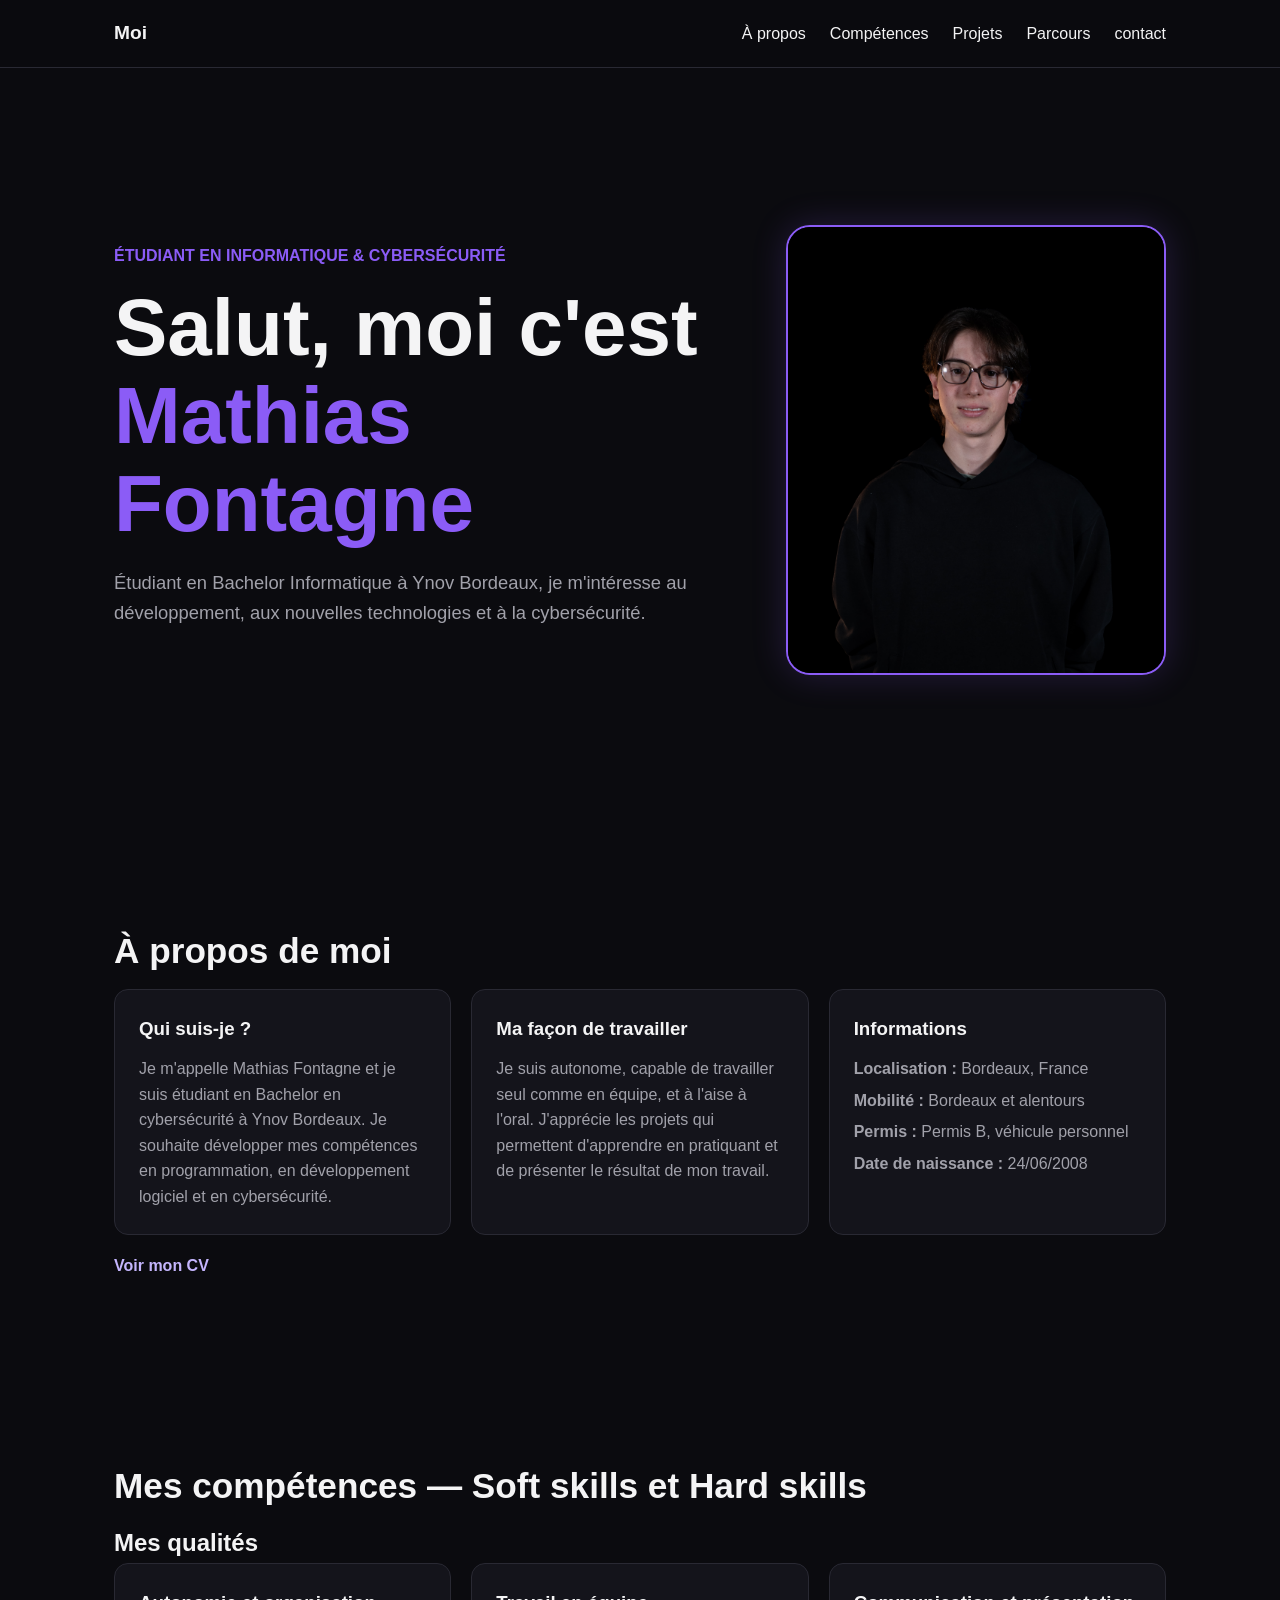
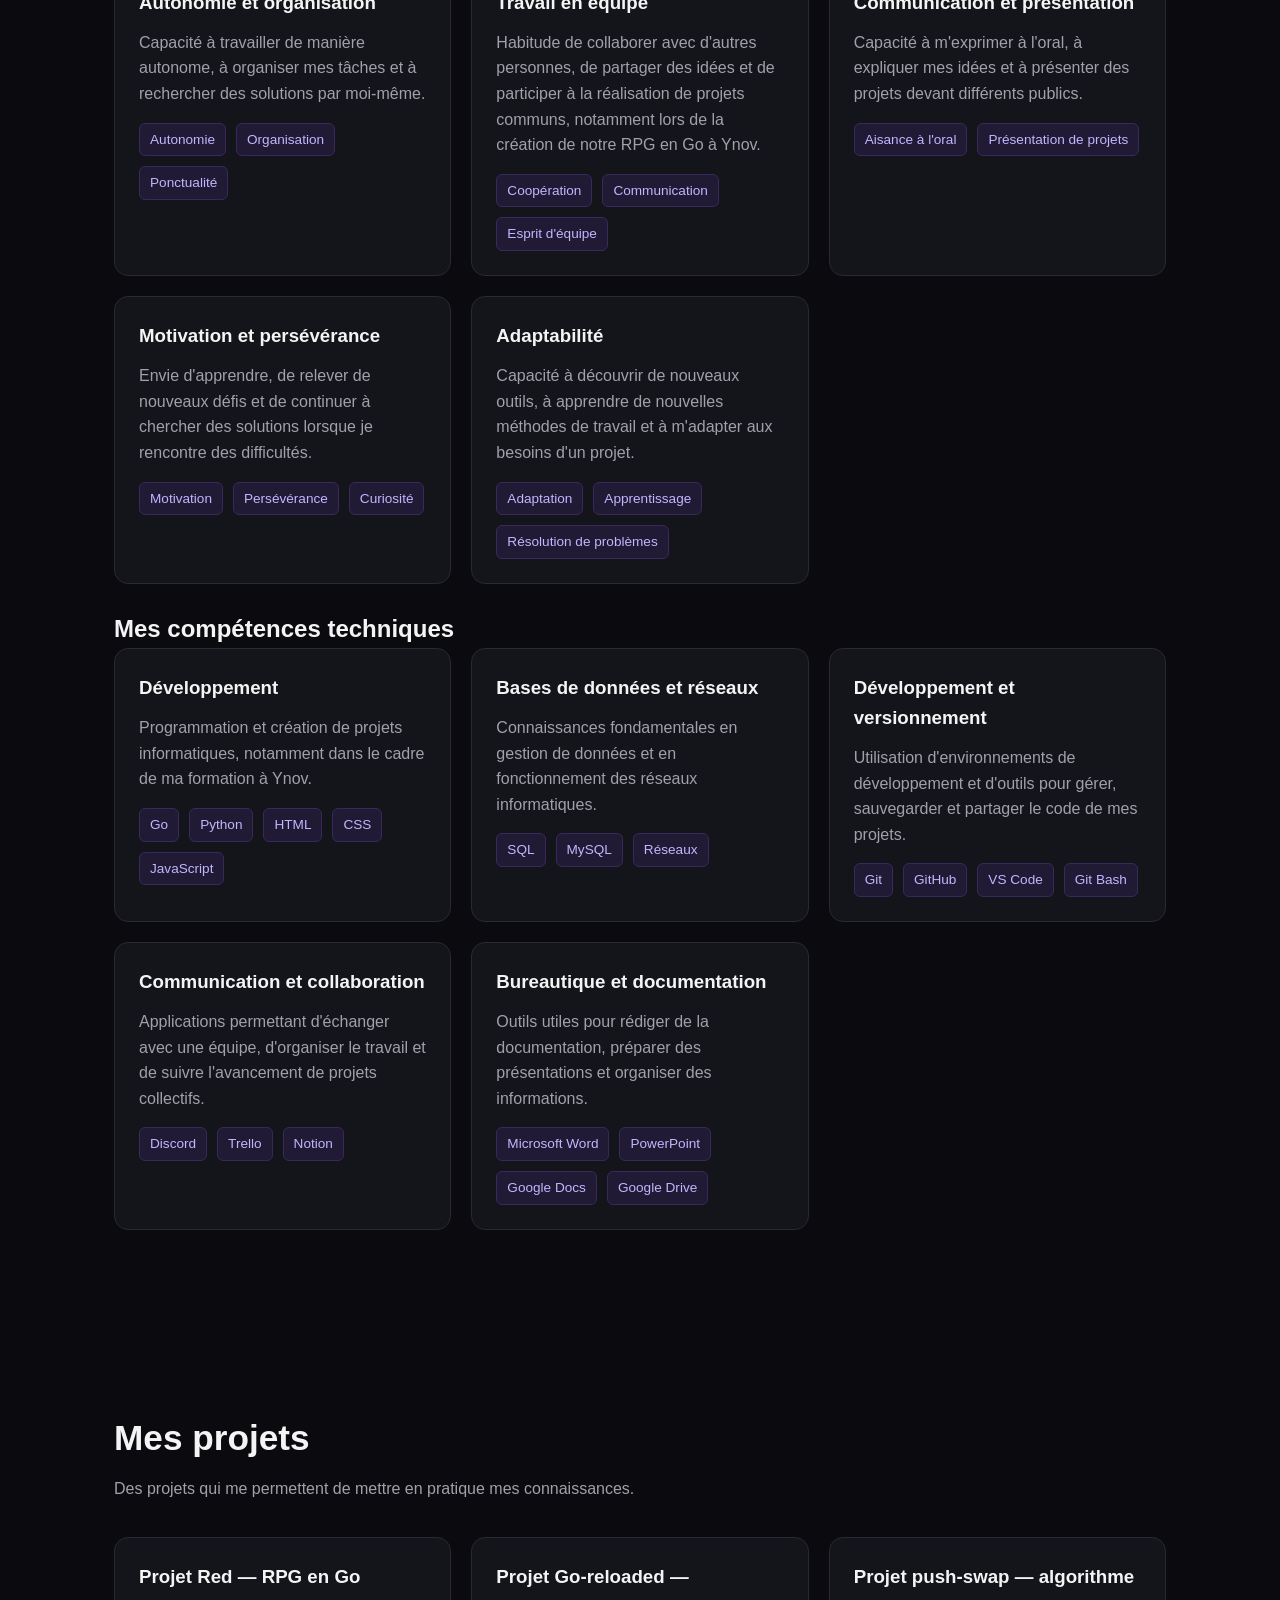
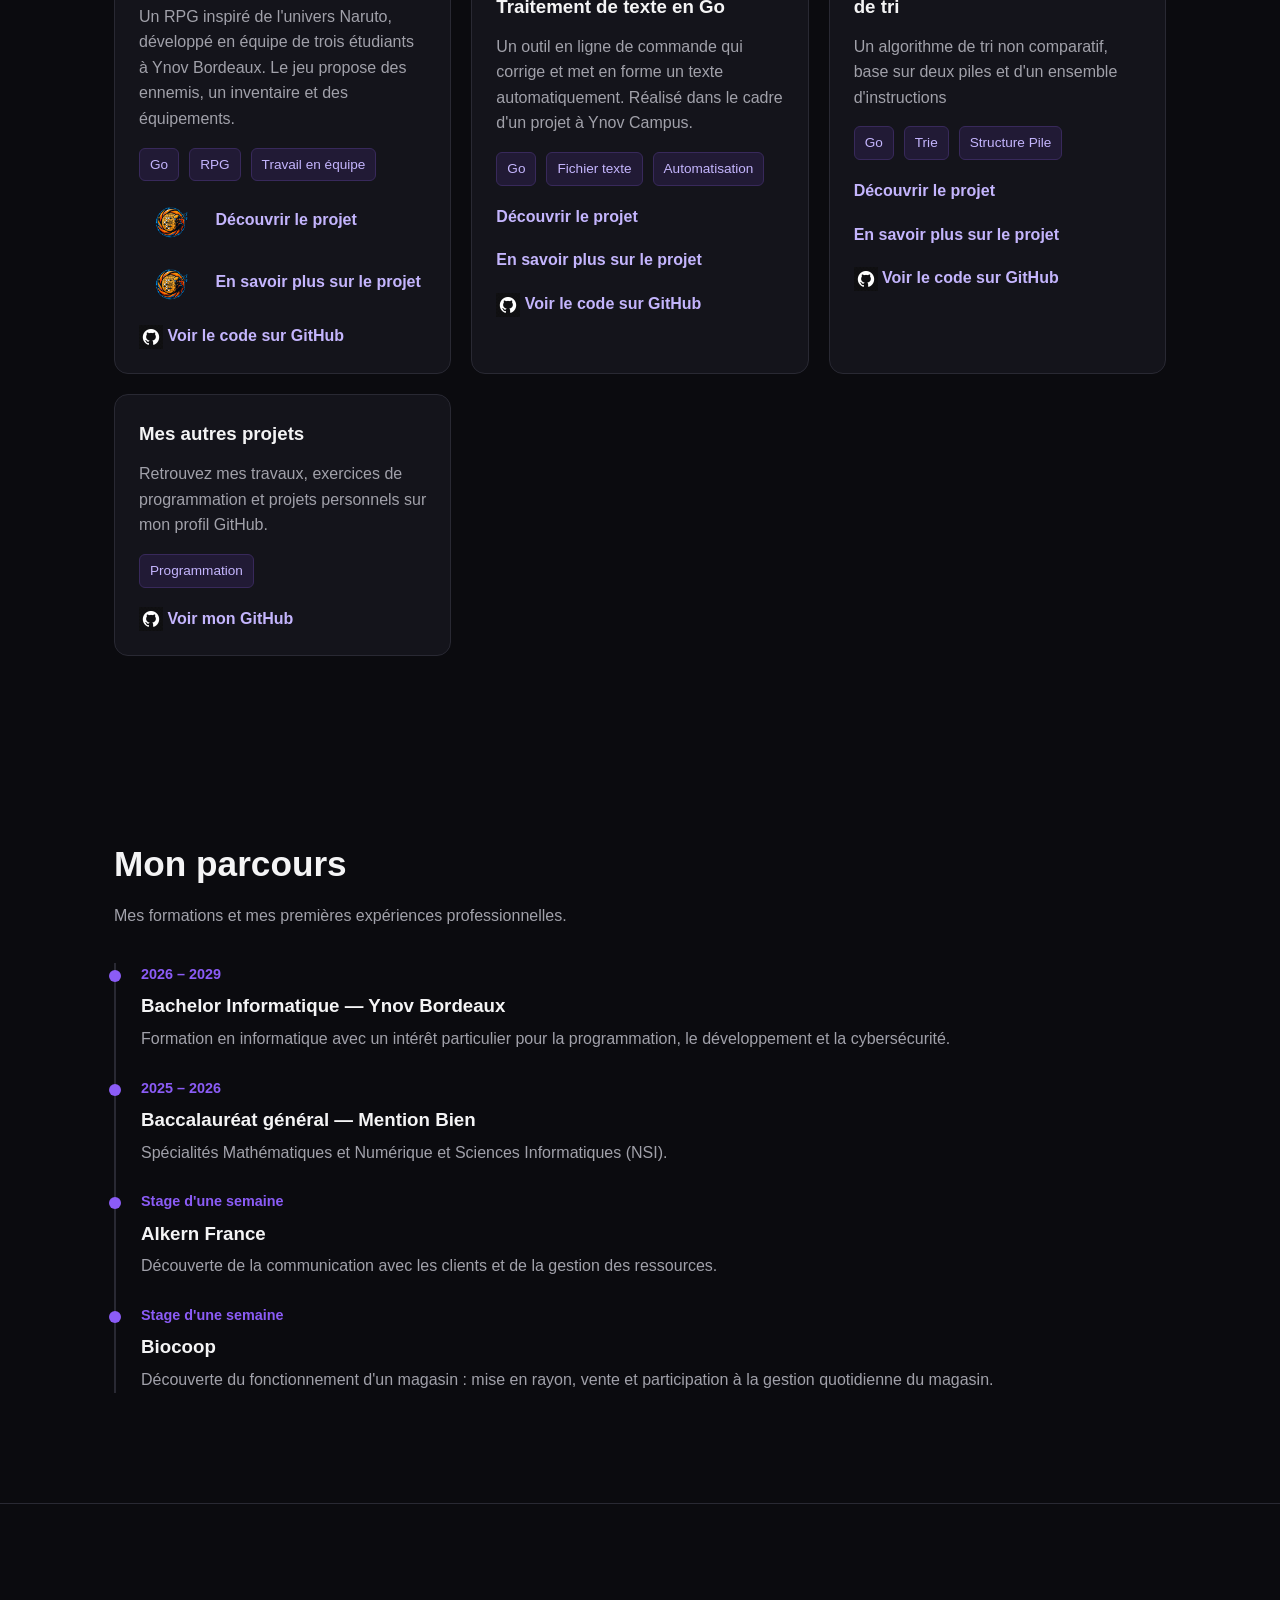
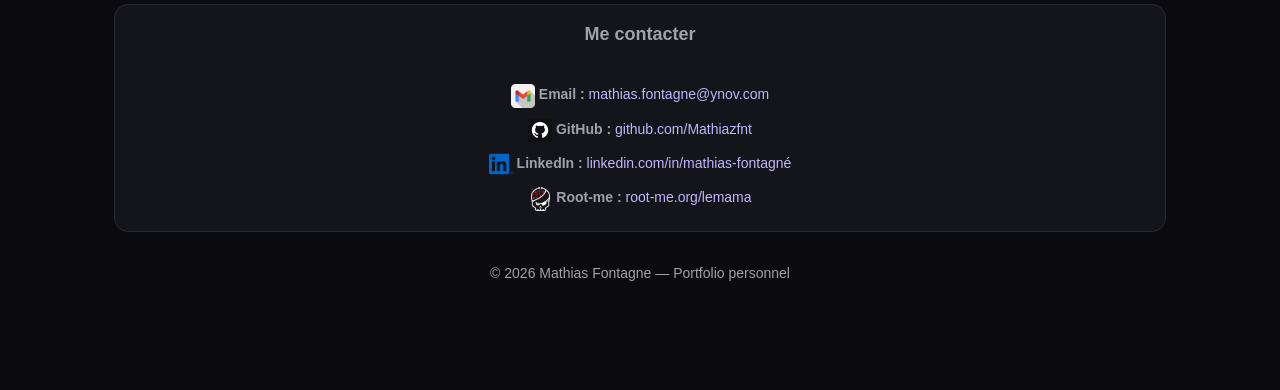
<file: index.html>
<!DOCTYPE html>
<html lang="fr">
<head>
    <meta charset="UTF-8">
    <meta name="viewport" content="width=device-width, initial-scale=1.0">
    <title>Mathias Fontagne | Portfolio</title>
    <meta name="description" content="Portfolio de Mathias Fontagne, étudiant en informatique et cybersécurité à Ynov Bordeaux.">
    <link rel="stylesheet" href="style.css">
</head>

<body>
    <header>
        <nav>
            <a href="#accueil" class="logo">Moi<span></span></a>

            <ul>
                <li><a href="#apropos">À propos</a></li>
                <li><a href="#competences">Compétences</a></li>
                <li><a href="#projets">Projets</a></li>
                <li><a href="#parcours">Parcours</a></li>
                <li><a href="#contact">contact</a></li>
            </ul>
        </nav>
    </header>

    <main>
        <!-- ACCUEIL -->

<section class="hero" id="accueil">
    <div class="hero-content">
        <div class="eyebrow">ÉTUDIANT EN INFORMATIQUE & CYBERSÉCURITÉ</div>

        <h1>Salut, moi c'est<br>
            <span>Mathias Fontagne</span>
        </h1>

        <p>
            Étudiant en Bachelor Informatique à Ynov Bordeaux,
            je m'intéresse au développement, aux nouvelles technologies
            et à la cybersécurité.
        </p>

    </div>

    <div class="hero-photo">
        <img src="photo/photo_Mathias_FONTAGNE.jpg" 
        alt="Photo de Mathias Fontagne" class="">
    </div>
</section>

        <!-- À PROPOS -->
        <section id="apropos">
            <h2 class="section-title">À propos de moi</h2>

            <div class="cards">
                <article class="card">
                    <h3>Qui suis-je ?</h3>
                    <p>
                        Je m'appelle Mathias Fontagne et je suis étudiant en
                        Bachelor en cybersécurité à Ynov Bordeaux. Je souhaite
                        développer mes compétences en programmation,
                        en développement logiciel et en cybersécurité.
                    </p>
                </article>

                <article class="card">
                    <h3>Ma façon de travailler</h3>
                    <p>
                        Je suis autonome, capable de travailler seul comme
                        en équipe, et à l'aise à l'oral. J'apprécie les projets
                        qui permettent d'apprendre en pratiquant et de présenter
                        le résultat de mon travail.
                    </p>
                </article>

                <article class="card">
                    <h3>Informations</h3>
                    <p><strong>Localisation :</strong> Bordeaux, France</p>
                    <p><strong>Mobilité :</strong> Bordeaux et alentours</p>
                    <p><strong>Permis :</strong> Permis B, véhicule personnel</p>
                    <p><strong>Date de naissance :</strong> 24/06/2008</p>
                </article>
            </div>
                    <a href="pages_CV/CV_page.html" class="project-link">
               Voir mon CV 
        </a>
        </section>



        <!-- COMPÉTENCES -->
        <section id="competences">
                <h2 class="section-title">Mes compétences — Soft skills et Hard skills</h2>
                <!-- SOFT SKILLS -->
                <h2>Mes qualités</h2>

                <div class="cards">

                    <article class="card">
                        <h3>Autonomie et organisation</h3>
                        <p>
                            Capacité à travailler de manière autonome, à organiser
                            mes tâches et à rechercher des solutions par moi-même.
                        </p>

                        <div class="tag-list">
                            <span class="tag">Autonomie</span>
                            <span class="tag">Organisation</span>
                            <span class="tag">Ponctualité</span>
                        </div>
                    </article>

                    <article class="card">
                        <h3>Travail en équipe</h3>
                        <p>
                            Habitude de collaborer avec d'autres personnes,
                            de partager des idées et de participer à la réalisation
                            de projets communs, notamment lors de la création
                            de notre RPG en Go à Ynov.
                        </p>

                        <div class="tag-list">
                            <span class="tag">Coopération</span>
                            <span class="tag">Communication</span>
                            <span class="tag">Esprit d'équipe</span>
                        </div>
                    </article>

                    <article class="card">
                        <h3>Communication et présentation</h3>
                        <p>
                            Capacité à m'exprimer à l'oral, à expliquer mes idées
                            et à présenter des projets devant différents publics.
                        </p>

                        <div class="tag-list">
                            <span class="tag">Aisance à l'oral</span>
                            <span class="tag">Présentation de projets</span>
                        </div>
                    </article>

                    <article class="card">
                        <h3>Motivation et persévérance</h3>
                        <p>
                            Envie d'apprendre, de relever de nouveaux défis
                            et de continuer à chercher des solutions lorsque
                            je rencontre des difficultés.
                        </p>

                        <div class="tag-list">
                            <span class="tag">Motivation</span>
                            <span class="tag">Persévérance</span>
                            <span class="tag">Curiosité</span>
                        </div>
                    </article>

                    <article class="card">
                        <h3>Adaptabilité</h3>
                        <p>
                            Capacité à découvrir de nouveaux outils, à apprendre
                            de nouvelles méthodes de travail et à m'adapter
                            aux besoins d'un projet.
                        </p>

                        <div class="tag-list">
                            <span class="tag">Adaptation</span>
                            <span class="tag">Apprentissage</span>
                            <span class="tag">Résolution de problèmes</span>
                        </div>
                    </article>

                </div>
                <br>
                <!-- HARD SKILLS -->
                <h2>Mes compétences techniques</h2>

                <div class="cards">

                    <article class="card">
                        <h3>Développement</h3>
                        <p>
                            Programmation et création de projets informatiques,
                            notamment dans le cadre de ma formation à Ynov.
                        </p>

                        <div class="tag-list">
                            <span class="tag">Go</span>
                            <span class="tag">Python</span>
                            <span class="tag">HTML</span>
                            <span class="tag">CSS</span>
                            <span class="tag">JavaScript</span>
                        </div>
                    </article>

                    <article class="card">
                        <h3>Bases de données et réseaux</h3>
                        <p>
                            Connaissances fondamentales en gestion de données
                            et en fonctionnement des réseaux informatiques.
                        </p>

                        <div class="tag-list">
                            <span class="tag">SQL</span>
                            <span class="tag">MySQL</span>
                            <span class="tag">Réseaux</span>
                        </div>
                    </article>

                    <article class="card">
                        <h3>Développement et versionnement</h3>
                        <p>
                            Utilisation d'environnements de développement
                            et d'outils pour gérer, sauvegarder et partager
                            le code de mes projets.
                        </p>

                        <div class="tag-list">
                            <span class="tag">Git</span>
                            <span class="tag">GitHub</span>
                            <span class="tag">VS Code</span>
                            <span class="tag">Git Bash</span>
                        </div>
                    </article>

                    <article class="card">
                        <h3>Communication et collaboration</h3>
                        <p>
                            Applications permettant d'échanger avec une équipe,
                            d'organiser le travail et de suivre l'avancement
                            de projets collectifs.
                        </p>

                        <div class="tag-list">
                            <span class="tag">Discord</span>
                            <span class="tag">Trello</span>
                            <span class="tag">Notion</span>
                        </div>
                    </article>

                    <article class="card">
                        <h3>Bureautique et documentation</h3>
                        <p>
                            Outils utiles pour rédiger de la documentation,
                            préparer des présentations et organiser des informations.
                        </p>

                        <div class="tag-list">
                            <span class="tag">Microsoft Word</span>
                            <span class="tag">PowerPoint</span>
                            <span class="tag">Google Docs</span>
                            <span class="tag">Google Drive</span>
                        </div>
                    </article>

                </div>

            </section>

        <!-- PROJETS -->
        <section id="projets">
            <h2 class="section-title">Mes projets</h2>
            <p class="section-description">
                Des projets qui me permettent de mettre en pratique
                mes connaissances.
            </p>

            <div class="cards">           
                <article class="card">
                    <h3>Projet Red — RPG en Go</h3>

                    <p>
                        Un RPG inspiré de l'univers Naruto, développé en équipe
                        de trois étudiants à Ynov Bordeaux. Le jeu propose des
                        ennemis, un inventaire et des équipements.
                    </p>

                    <div class="tag-list">
                        <span class="tag">Go</span>
                        <span class="tag">RPG</span>
                        <span class="tag">Travail en équipe</span>
                    </div>

                    <a href="projets/Red/description_red.html" class="project-link">
                        <img class="project-button-logo" src="photo/logo_ninja.png" alt="Logo du projet RED">
                        Découvrir le projet
                    </a>

                    <br>

                    <a href="projets/Red/detaille_red.html" class="project-link">
                      <img class="project-button-logo" src="photo/logo_ninja.png" alt="Logo du projet RED">
                      En savoir plus sur le projet
                    </a>

                    <br>
                    
                    <a href="https://github.com/Mathiazfnt/Projets_red"
                    class="project-link"
                    target="_blank"
                    rel="noopener noreferrer">
                        <img class="github-logo" src="photo/github-logo.png" alt="Logo de GitHub">
                        Voir le code sur GitHub
                    </a>
                </article>

                <article class="card">
                    <h3>Projet Go-reloaded — Traitement de texte en Go</h3>
                    <p>
                        Un outil en ligne de commande qui corrige et met en forme un texte automatiquement.
                        Réalisé dans le cadre d'un projet à Ynov Campus.
                    </p>

                    <div class="tag-list">
                        <span class="tag">Go</span>
                        <span class="tag">Fichier texte</span>
                        <span class="tag">Automatisation</span>
                    </div>

                    <a href="projets/go-reload/description_reloaded.html" class="project-link">
                        Découvrir le projet
                    </a>
                    <br>
                    <a href="projets/go-reload/detaille_reloaded.html" class="project-link">
                      En savoir plus sur le projet
                    </a>
                    <br>
                    <a href="https://github.com/Mathiazfnt/Go-reloaded"
                    class="project-link"
                    target="_blank"
                    rel="noopener noreferrer">
                        <img class="github-logo" src="photo/github-logo.png" alt="Logo de GitHub">
                        Voir le code sur GitHub
                    </a>
                </article>

                <article class="card">
                    <h3>Projet push-swap — algorithme de tri </h3>

                    <p>
                        Un algorithme de tri non comparatif, base sur deux piles et d'un ensemble d'instructions
                    </p>

                    <div class="tag-list">
                        <span class="tag">Go</span>
                        <span class="tag">Trie</span>
                        <span class="tag">Structure Pile</span>
                    </div>

                    <a href="projets/push_swap/description_push-swap.html" class="project-link">
                        Découvrir le projet
                    </a>

                    <br>

                    <a href="projets/push_swap/detaille_push-swap.html" class="project-link">
                      En savoir plus sur le projet
                    </a>

                    <br>
                    
                    <a href="https://github.com/Mathiazfnt/push-swap"
                    class="project-link"
                    target="_blank"
                    rel="noopener noreferrer">
                        <img class="github-logo" src="photo/github-logo.png" alt="Logo de GitHub">
                        Voir le code sur GitHub
                    </a>
                </article>

                <article class="card">
                    <h3>Mes autres projets</h3>
                    <p>
                        Retrouvez mes travaux, exercices de programmation
                        et projets personnels sur mon profil GitHub.
                    </p>

                    <div class="tag-list">
                        <span class="tag">Programmation</span>
                    </div>

                    <a href="https://github.com/Mathiazfnt"
                       class="project-link"
                       target="_blank"
                       rel="noopener noreferrer">
                        <img class="github-logo" src="photo/github-logo.png" alt="Logo de GitHub">
                        Voir mon GitHub
                    </a>
                </article>
            </div>
        </section>

        <!-- PARCOURS -->
        <section id="parcours">
            <h2 class="section-title">Mon parcours</h2>
            <p class="section-description">
                Mes formations et mes premières expériences professionnelles.
            </p>

            <div class="timeline">
                <article class="timeline-item">
                    <div class="date">2026 – 2029</div>
                    <h3>Bachelor Informatique — Ynov Bordeaux</h3>
                    <p>
                        Formation en informatique avec un intérêt particulier
                        pour la programmation, le développement et la cybersécurité.
                    </p>
                </article>

                <article class="timeline-item">
                    <div class="date">2025 – 2026</div>
                    <h3>Baccalauréat général — Mention Bien</h3>
                    <p>
                        Spécialités Mathématiques et Numérique et Sciences
                        Informatiques (NSI).
                    </p>
                </article>

                <article class="timeline-item">
                    <div class="date">Stage d'une semaine</div>
                    <h3>Alkern France</h3>
                    <p>
                        Découverte de la communication avec les clients
                        et de la gestion des ressources.
                    </p>
                </article>

                <article class="timeline-item">
                    <div class="date">Stage d'une semaine</div>
                    <h3>Biocoop</h3>
                    <p>
                        Découverte du fonctionnement d'un magasin : mise en rayon,
                        vente et participation à la gestion quotidienne du magasin.
                    </p>
                </article>


            </div>
        </section>
                
        </main>

<footer>
    <section id="contact">
        <div class="contact-card">
            <h2 class="section-description">Me contacter</h2>

            <p>
                <img class="github-logo" src="photo/logo_email.png" alt="Logo Email">
                <strong>Email :</strong>
                <a href="mailto:mathias.fontagne@ynov.com">
                    mathias.fontagne@ynov.com
                </a>
            </p>

            <p>
                <img class="github-logo" src="photo/github-logo.png" alt="Logo GitHub">
                <strong>GitHub :</strong>
                <a href="https://github.com/Mathiazfnt" target="_blank">
                    github.com/Mathiazfnt
                </a>
            </p>

            <p>
                <img class="github-logo" src="photo/Logo_de_linkedin.png" alt="Logo LinkedIn">
                <strong>LinkedIn :</strong>
                <a href="https://www.linkedin.com/in/mathias-fontagn%C3%A9-271b53446" target="_blank">
                    linkedin.com/in/mathias-fontagné
                </a>
            </p>

            <p>
                <img class="github-logo" src="photo/101px-Root-me-logo.png" alt="Logo Root-me">
                <strong>Root-me :</strong>
                <a href="https://www.root-me.org/lemama" target="_blank">
                    root-me.org/lemama
                </a>
            </p>
        </div>

        <br>
        <p>© 2026 Mathias Fontagne — Portfolio personnel</p>
    </section>
</footer>

</body>
</html>
</file>
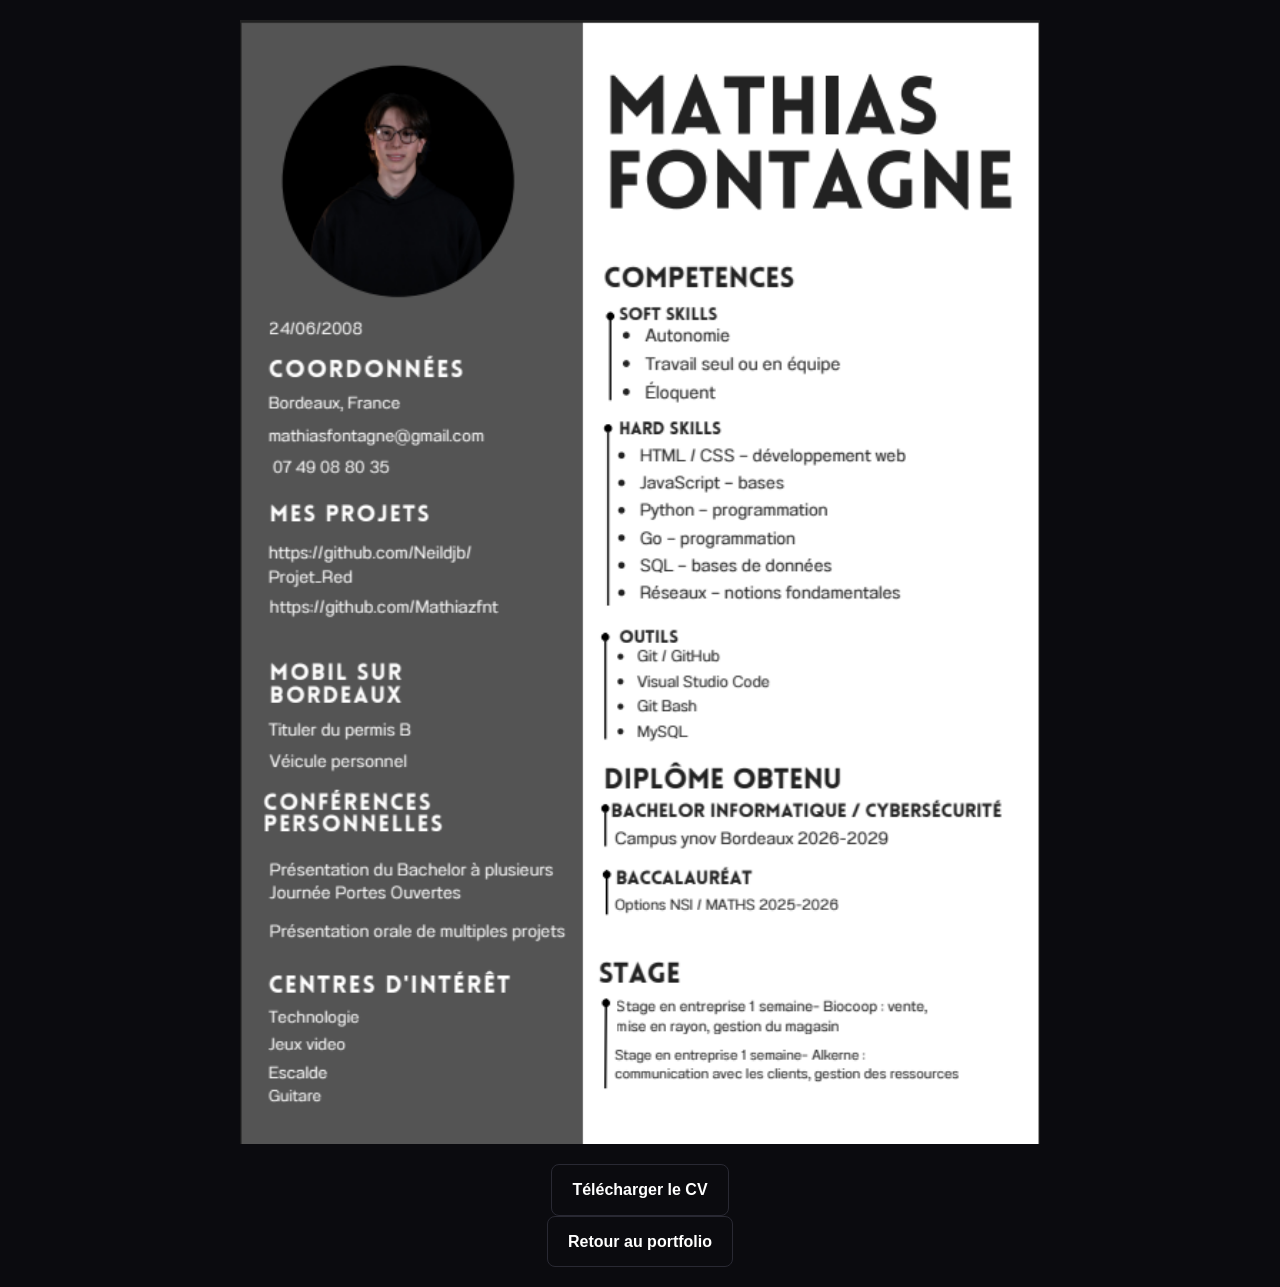
<file: pages_CV/CV_page.html>
<!DOCTYPE html>
<html lang="fr">
<head>
    <meta charset="UTF-8">
    <meta name="viewport" content="width=device-width, initial-scale=1.0">

    <title>Mathias Fontagne | CV</title>
    <meta name="description" content="Consultez et téléchargez le CV de Mathias Fontagne, étudiant en informatique et cybersécurité à Ynov Bordeaux.">

    <link rel="stylesheet" href="../style.css">
</head>

<body>
    <main>
        <div class="center">
            <img
                src="CV_Mathias_Fontagne.png"
                alt="CV de Mathias Fontagne"
                class="cv-image"
            >

            <a
                class="button secondary"
                href="CV_Mathias_Fontagne.png"
                download="CV_Mathias_Fontagne.png"
            >
                Télécharger le CV
            </a>

            <a class="button secondary" href="../index.html">
                Retour au portfolio
            </a>
        </div>
    </main>
</body>

</html>
</file>
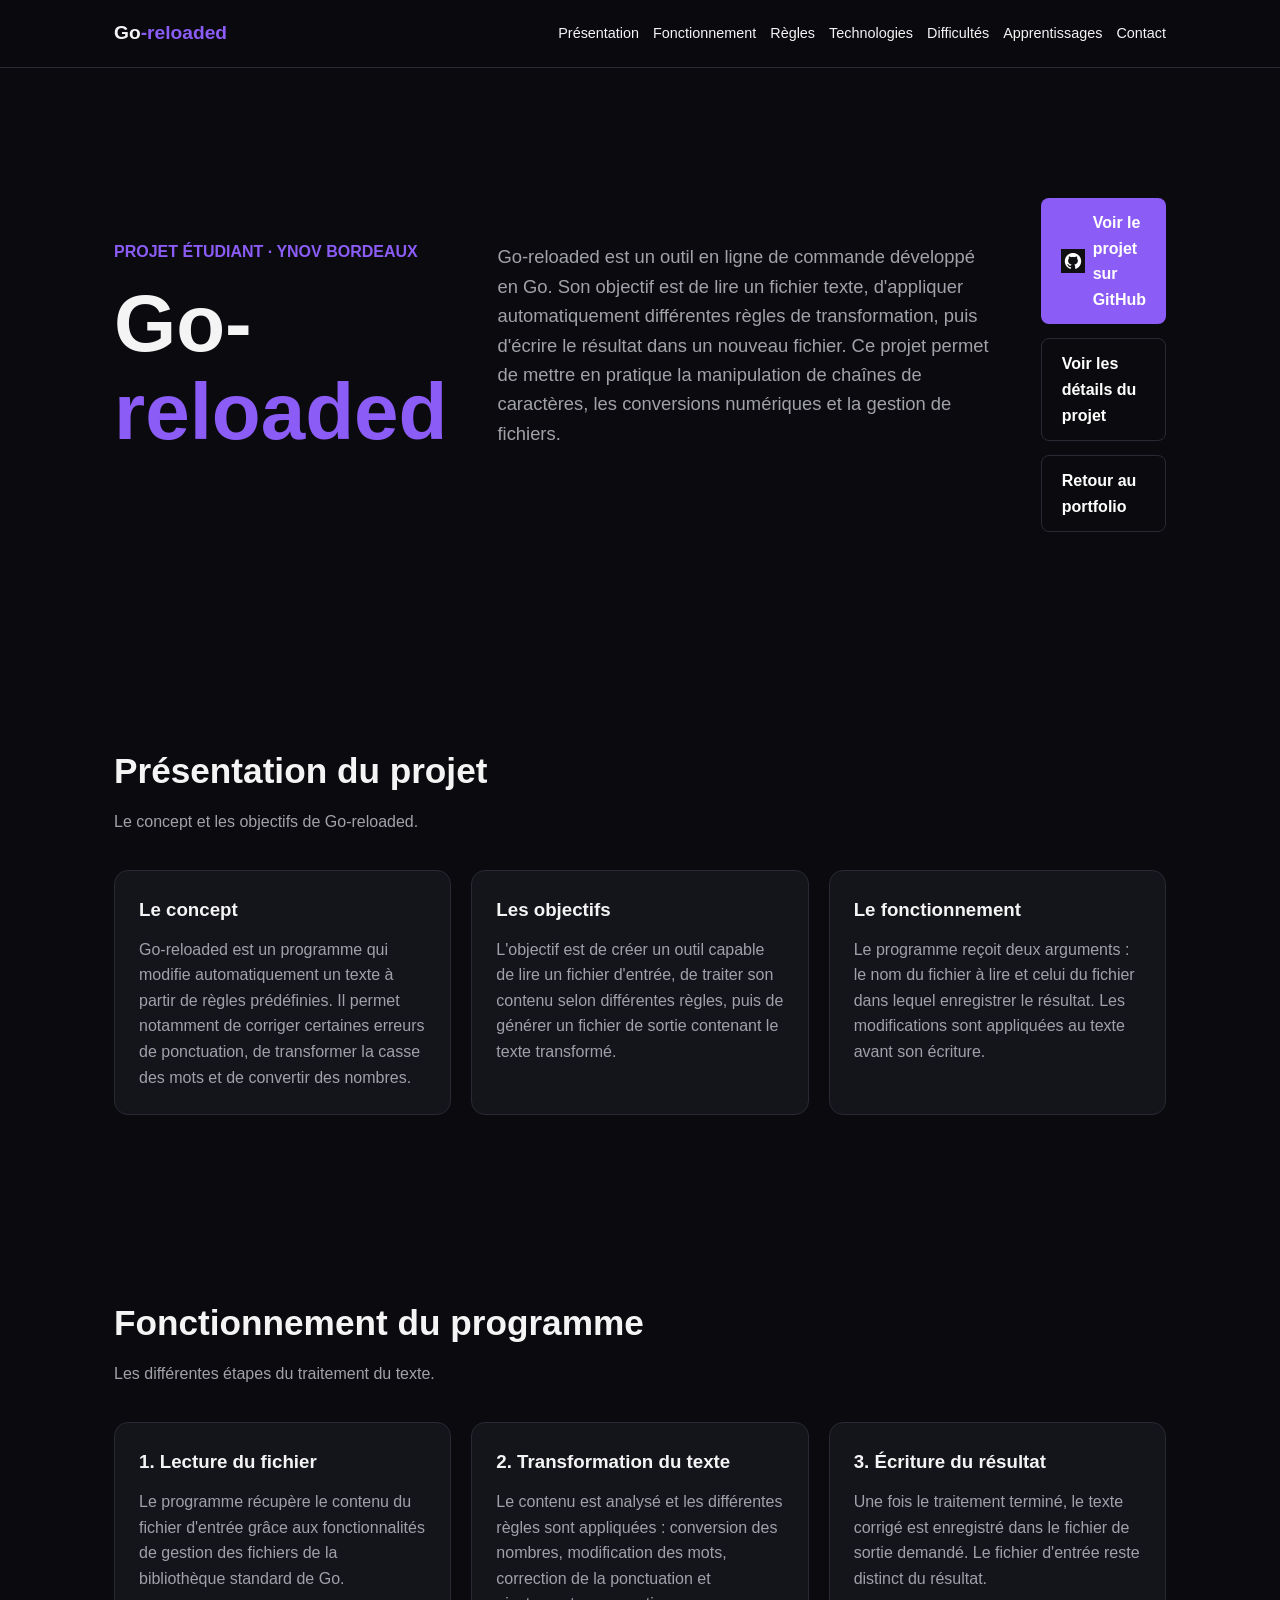
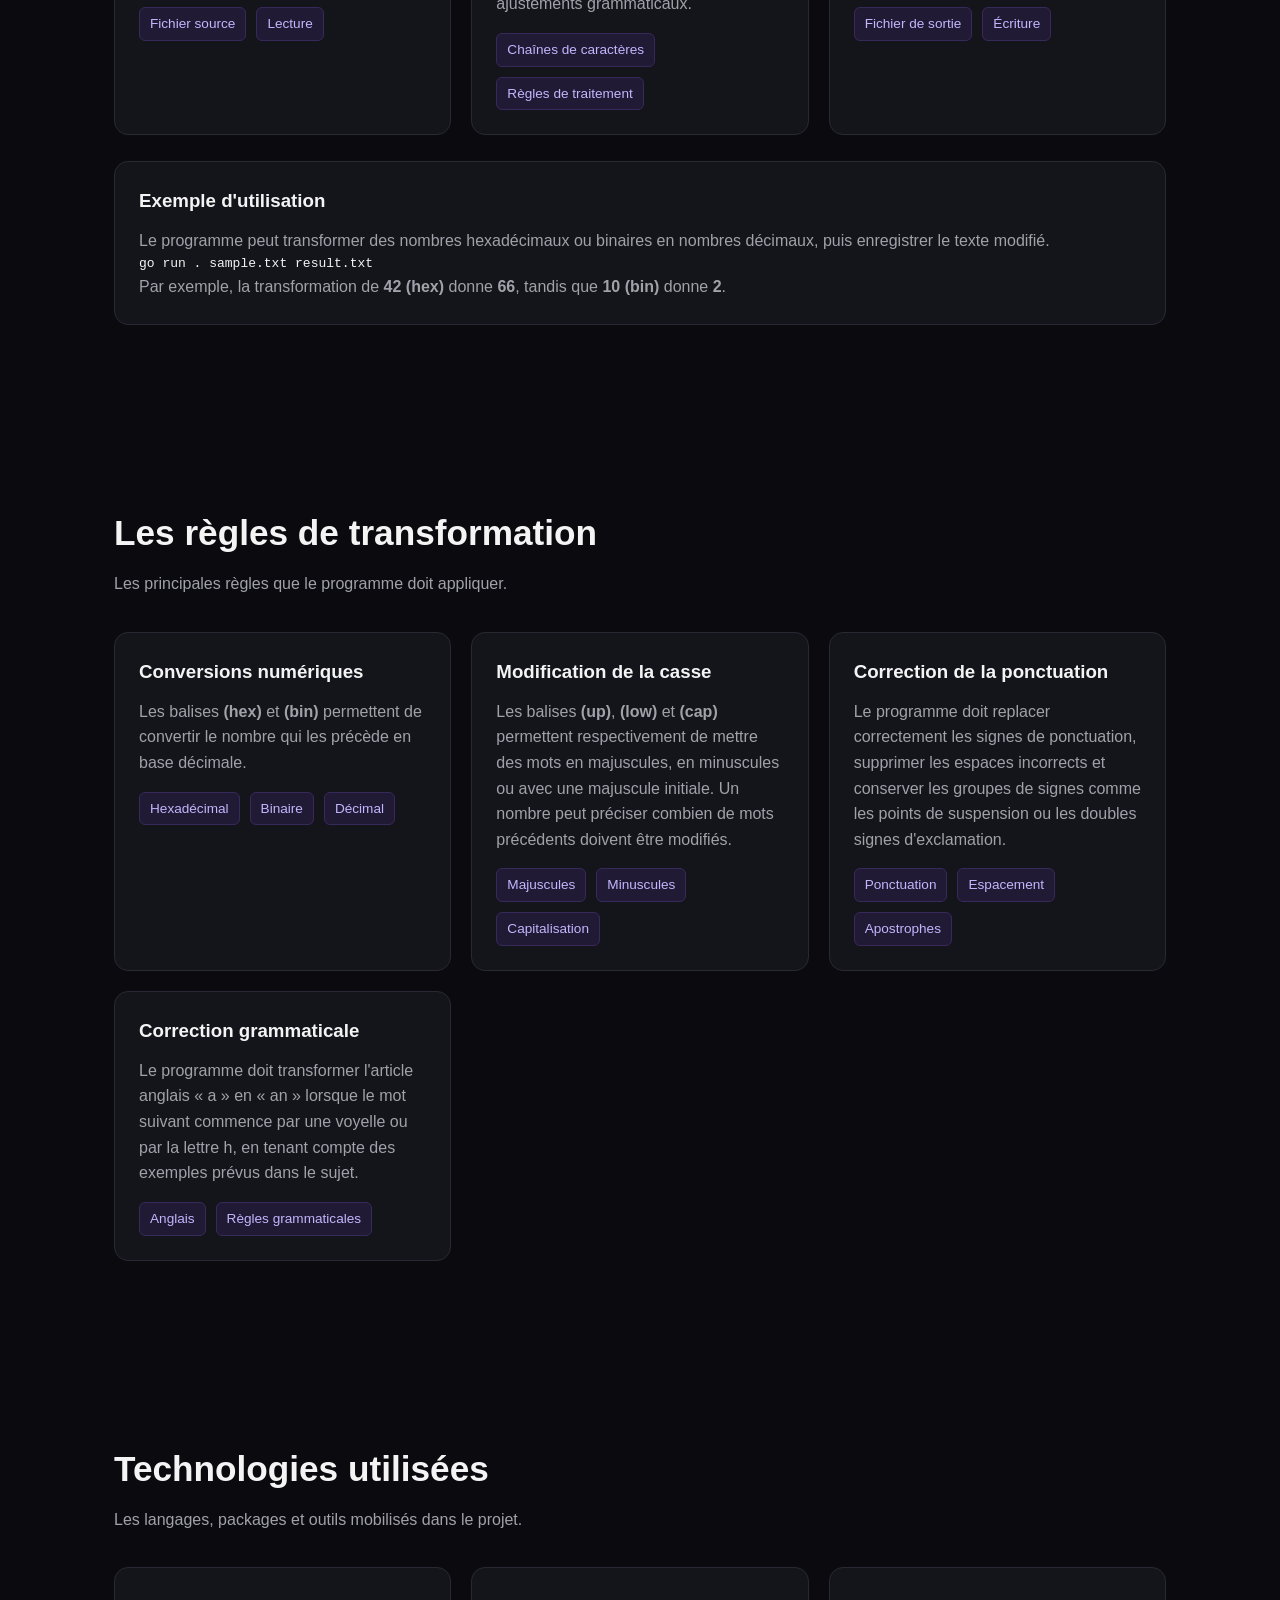
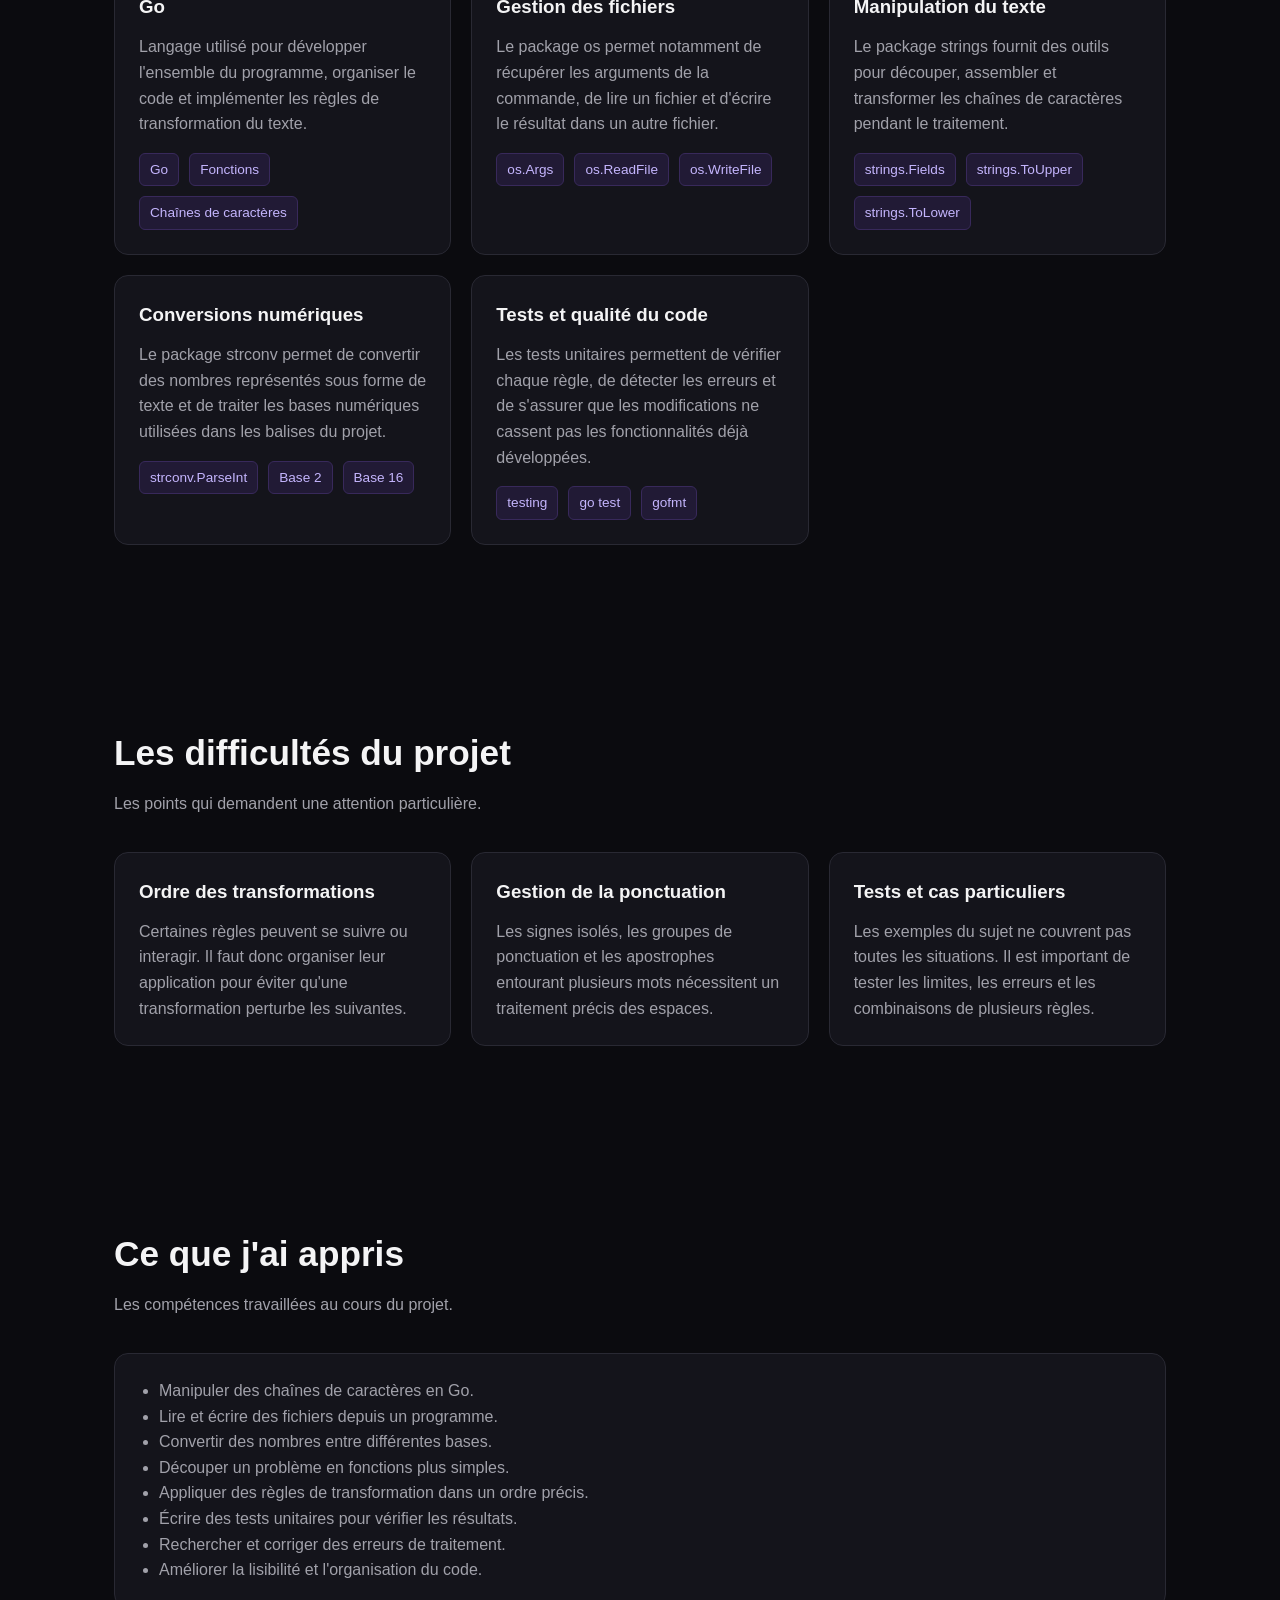
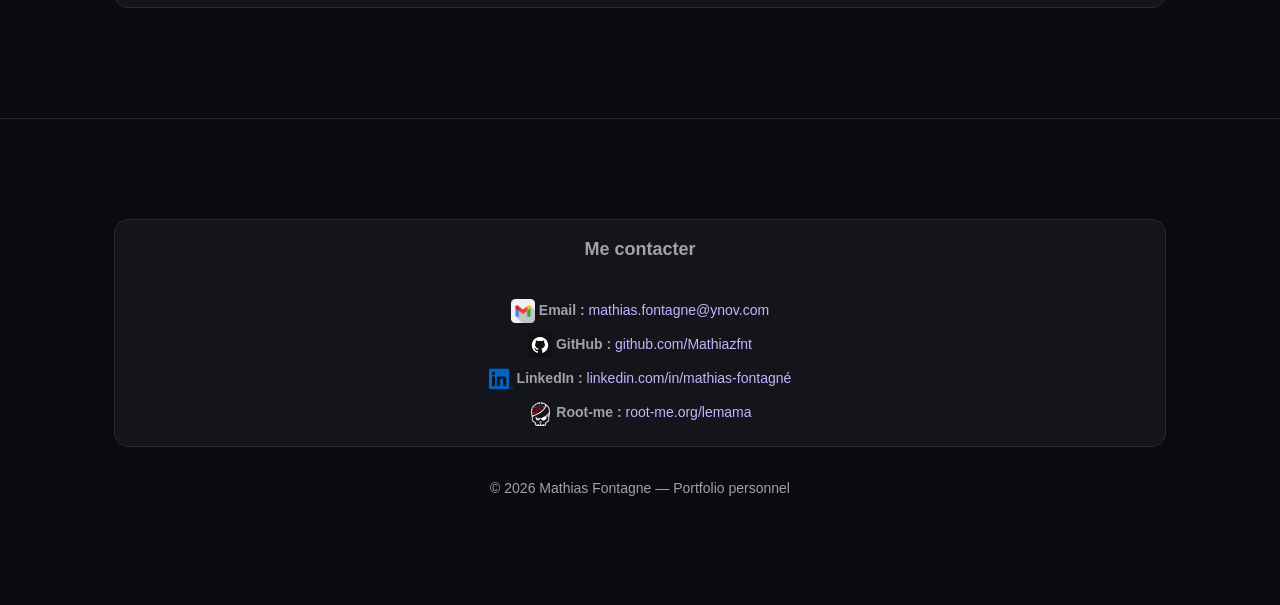
<file: projets/go-reload/description_reloaded.html>
<!DOCTYPE html>
<html lang="fr">
<head>
    <meta charset="UTF-8">
    <meta name="viewport" content="width=device-width, initial-scale=1.0">

    <title>Go-reloaded | Mathias Fontagne</title>

    <meta name="description"
          content="Présentation du projet Go-reloaded, un outil de transformation et de correction de texte développé en Go.">

    <link rel="stylesheet" href="../../style.css">
</head>

<body>

    <header>
        <nav class="project-nav" aria-label="Navigation de la page">
            <a href="../../index.html#projets" class="logo">Go<span>-reloaded</span></a>

            <ul>
                <li><a href="#presentation">Présentation</a></li>
                <li><a href="#fonctionnement">Fonctionnement</a></li>
                <li><a href="#regles">Règles</a></li>
                <li><a href="#technologies">Technologies</a></li>
                <li><a href="#difficultes">Difficultés</a></li>
                <li><a href="#apprentissages">Apprentissages</a></li>
                <li><a href="#contact">Contact</a></li>
            </ul>
        </nav>
    </header>

    <main>

        <!-- INTRODUCTION -->
        <section class="hero project-hero">

            <div class="project-title-row">
                <div>
                    <div class="eyebrow">PROJET ÉTUDIANT · YNOV BORDEAUX</div>
                    <h1>Go-<span>reloaded</span></h1>
                </div>
            </div>

            <p>
                Go-reloaded est un outil en ligne de commande développé en Go.
                Son objectif est de lire un fichier texte, d'appliquer
                automatiquement différentes règles de transformation,
                puis d'écrire le résultat dans un nouveau fichier.
                Ce projet permet de mettre en pratique la manipulation
                de chaînes de caractères, les conversions numériques
                et la gestion de fichiers.
            </p>

            <div class="buttons">

                <a href="https://github.com/Mathiazfnt/Go-reloaded"
                   target="_blank"
                   rel="noopener noreferrer"
                   class="button">
                    <img class="github-logo"
                         src="../../photo/github-logo.png"
                         alt="Logo GitHub">
                    Voir le projet sur GitHub

                </a>
                <a href="detaille_reloaded.html" class="button secondary">
                    Voir les détails du projet
                </a>

                <a href="../../index.html#projets"
                   class="button secondary">
                    Retour au portfolio
                </a>

            </div>

        </section>


        <!-- PRÉSENTATION -->
        <section id="presentation">

            <h2 class="section-title">Présentation du projet</h2>

            <p class="section-description">
                Le concept et les objectifs de Go-reloaded.
            </p>

            <div class="cards">

                <article class="card">
                    <h3>Le concept</h3>

                    <p>
                        Go-reloaded est un programme qui modifie
                        automatiquement un texte à partir de règles
                        prédéfinies. Il permet notamment de corriger
                        certaines erreurs de ponctuation, de transformer
                        la casse des mots et de convertir des nombres.
                    </p>
                </article>

                <article class="card">
                    <h3>Les objectifs</h3>

                    <p>
                        L'objectif est de créer un outil capable de lire
                        un fichier d'entrée, de traiter son contenu selon
                        différentes règles, puis de générer un fichier
                        de sortie contenant le texte transformé.
                    </p>
                </article>

                <article class="card">
                    <h3>Le fonctionnement</h3>

                    <p>
                        Le programme reçoit deux arguments : le nom
                        du fichier à lire et celui du fichier dans lequel
                        enregistrer le résultat. Les modifications sont
                        appliquées au texte avant son écriture.
                    </p>
                </article>

            </div>

        </section>


        <!-- FONCTIONNEMENT -->
        <section id="fonctionnement">

            <h2 class="section-title">Fonctionnement du programme</h2>

            <p class="section-description">
                Les différentes étapes du traitement du texte.
            </p>

            <div class="cards">

                <article class="card">
                    <h3>1. Lecture du fichier</h3>

                    <p>
                        Le programme récupère le contenu du fichier
                        d'entrée grâce aux fonctionnalités de gestion
                        des fichiers de la bibliothèque standard de Go.
                    </p>

                    <div class="tag-list">
                        <span class="tag">Fichier source</span>
                        <span class="tag">Lecture</span>
                    </div>
                </article>

                <article class="card">
                    <h3>2. Transformation du texte</h3>

                    <p>
                        Le contenu est analysé et les différentes règles
                        sont appliquées : conversion des nombres,
                        modification des mots, correction de la ponctuation
                        et ajustements grammaticaux.
                    </p>

                    <div class="tag-list">
                        <span class="tag">Chaînes de caractères</span>
                        <span class="tag">Règles de traitement</span>
                    </div>
                </article>

                <article class="card">
                    <h3>3. Écriture du résultat</h3>

                    <p>
                        Une fois le traitement terminé, le texte corrigé
                        est enregistré dans le fichier de sortie demandé.
                        Le fichier d'entrée reste distinct du résultat.
                    </p>

                    <div class="tag-list">
                        <span class="tag">Fichier de sortie</span>
                        <span class="tag">Écriture</span>
                    </div>
                </article>

            </div>
            <br>
            <div class="card">
                <h3>Exemple d'utilisation</h3>

                <p>
                    Le programme peut transformer des nombres
                    hexadécimaux ou binaires en nombres décimaux,
                    puis enregistrer le texte modifié.
                </p>

                <pre><code>go run . sample.txt result.txt</code></pre>

                <p>
                    Par exemple, la transformation de
                    <strong>42 (hex)</strong> donne <strong>66</strong>,
                    tandis que <strong>10 (bin)</strong> donne
                    <strong>2</strong>.
                </p>
            </div>

        </section>


        <!-- RÈGLES DE TRANSFORMATION -->
        <section id="regles">

            <h2 class="section-title">Les règles de transformation</h2>

            <p class="section-description">
                Les principales règles que le programme doit appliquer.
            </p>

            <div class="cards">

                <article class="card">
                    <h3>Conversions numériques</h3>

                    <p>
                        Les balises <strong>(hex)</strong> et
                        <strong>(bin)</strong> permettent de convertir
                        le nombre qui les précède en base décimale.
                    </p>

                    <div class="tag-list">
                        <span class="tag">Hexadécimal</span>
                        <span class="tag">Binaire</span>
                        <span class="tag">Décimal</span>
                    </div>
                </article>

                <article class="card">
                    <h3>Modification de la casse</h3>

                    <p>
                        Les balises <strong>(up)</strong>,
                        <strong>(low)</strong> et <strong>(cap)</strong>
                        permettent respectivement de mettre des mots
                        en majuscules, en minuscules ou avec une
                        majuscule initiale. Un nombre peut préciser
                        combien de mots précédents doivent être modifiés.
                    </p>

                    <div class="tag-list">
                        <span class="tag">Majuscules</span>
                        <span class="tag">Minuscules</span>
                        <span class="tag">Capitalisation</span>
                    </div>
                </article>

                <article class="card">
                    <h3>Correction de la ponctuation</h3>

                    <p>
                        Le programme doit replacer correctement
                        les signes de ponctuation, supprimer les espaces
                        incorrects et conserver les groupes de signes
                        comme les points de suspension ou les doubles
                        signes d'exclamation.
                    </p>

                    <div class="tag-list">
                        <span class="tag">Ponctuation</span>
                        <span class="tag">Espacement</span>
                        <span class="tag">Apostrophes</span>
                    </div>
                </article>

                <article class="card">
                    <h3>Correction grammaticale</h3>

                    <p>
                        Le programme doit transformer l'article anglais
                        « a » en « an » lorsque le mot suivant commence
                        par une voyelle ou par la lettre h, en tenant
                        compte des exemples prévus dans le sujet.
                    </p>

                    <div class="tag-list">
                        <span class="tag">Anglais</span>
                        <span class="tag">Règles grammaticales</span>
                    </div>
                </article>

            </div>

        </section>


        <!-- TECHNOLOGIES -->
        <section id="technologies">

            <h2 class="section-title">Technologies utilisées</h2>

            <p class="section-description">
                Les langages, packages et outils mobilisés dans le projet.
            </p>

            <div class="cards">

                <article class="card">
                    <h3>Go</h3>

                    <p>
                        Langage utilisé pour développer l'ensemble
                        du programme, organiser le code et implémenter
                        les règles de transformation du texte.
                    </p>

                    <div class="tag-list">
                        <span class="tag">Go</span>
                        <span class="tag">Fonctions</span>
                        <span class="tag">Chaînes de caractères</span>
                    </div>
                </article>

                <article class="card">
                    <h3>Gestion des fichiers</h3>

                    <p>
                        Le package os permet notamment de récupérer
                        les arguments de la commande, de lire un fichier
                        et d'écrire le résultat dans un autre fichier.
                    </p>

                    <div class="tag-list">
                        <span class="tag">os.Args</span>
                        <span class="tag">os.ReadFile</span>
                        <span class="tag">os.WriteFile</span>
                    </div>
                </article>

                <article class="card">
                    <h3>Manipulation du texte</h3>

                    <p>
                        Le package strings fournit des outils pour
                        découper, assembler et transformer les chaînes
                        de caractères pendant le traitement.
                    </p>

                    <div class="tag-list">
                        <span class="tag">strings.Fields</span>
                        <span class="tag">strings.ToUpper</span>
                        <span class="tag">strings.ToLower</span>
                    </div>
                </article>

                <article class="card">
                    <h3>Conversions numériques</h3>

                    <p>
                        Le package strconv permet de convertir des
                        nombres représentés sous forme de texte et
                        de traiter les bases numériques utilisées
                        dans les balises du projet.
                    </p>

                    <div class="tag-list">
                        <span class="tag">strconv.ParseInt</span>
                        <span class="tag">Base 2</span>
                        <span class="tag">Base 16</span>
                    </div>
                </article>

                <article class="card">
                    <h3>Tests et qualité du code</h3>

                    <p>
                        Les tests unitaires permettent de vérifier
                        chaque règle, de détecter les erreurs et
                        de s'assurer que les modifications ne cassent
                        pas les fonctionnalités déjà développées.
                    </p>

                    <div class="tag-list">
                        <span class="tag">testing</span>
                        <span class="tag">go test</span>
                        <span class="tag">gofmt</span>
                    </div>
                </article>

            </div>

        </section>


        <!-- DIFFICULTÉS -->
        <section id="difficultes">

            <h2 class="section-title">Les difficultés du projet</h2>

            <p class="section-description">
                Les points qui demandent une attention particulière.
            </p>

            <div class="cards">

                <article class="card">
                    <h3>Ordre des transformations</h3>

                    <p>
                        Certaines règles peuvent se suivre ou interagir.
                        Il faut donc organiser leur application pour
                        éviter qu'une transformation perturbe les suivantes.
                    </p>
                </article>

                <article class="card">
                    <h3>Gestion de la ponctuation</h3>

                    <p>
                        Les signes isolés, les groupes de ponctuation
                        et les apostrophes entourant plusieurs mots
                        nécessitent un traitement précis des espaces.
                    </p>
                </article>

                <article class="card">
                    <h3>Tests et cas particuliers</h3>

                    <p>
                        Les exemples du sujet ne couvrent pas toutes
                        les situations. Il est important de tester
                        les limites, les erreurs et les combinaisons
                        de plusieurs règles.
                    </p>
                </article>

            </div>

        </section>


        <!-- CE QUE J'AI APPRIS -->
        <section id="apprentissages">

            <h2 class="section-title">Ce que j'ai appris</h2>

            <p class="section-description">
                Les compétences travaillées au cours du projet.
            </p>

            <div class="card">
                <ul>
                    <li>Manipuler des chaînes de caractères en Go.</li>
                    <li>Lire et écrire des fichiers depuis un programme.</li>
                    <li>Convertir des nombres entre différentes bases.</li>
                    <li>Découper un problème en fonctions plus simples.</li>
                    <li>Appliquer des règles de transformation dans un ordre précis.</li>
                    <li>Écrire des tests unitaires pour vérifier les résultats.</li>
                    <li>Rechercher et corriger des erreurs de traitement.</li>
                    <li>Améliorer la lisibilité et l'organisation du code.</li>
                </ul>
            </div>

        </section>

    </main>

    <footer>
        <section id="contact">
            <div class="contact-card">
                <h2 class="section-description">Me contacter</h2>

                <p>
                    <img class="github-logo" src="../../photo/logo_email.png" alt="Logo Email">
                    <strong>Email :</strong>
                    <a href="mailto:mathias.fontagne@ynov.com">
                        mathias.fontagne@ynov.com
                    </a>
                </p>

                <p>
                    <img class="github-logo" src="../../photo/github-logo.png" alt="Logo GitHub">
                    <strong>GitHub :</strong>
                    <a href="https://github.com/Mathiazfnt" target="_blank">
                        github.com/Mathiazfnt
                    </a>
                </p>

                <p>
                    <img class="github-logo" src="../../photo/Logo_de_linkedin.png" alt="Logo LinkedIn">
                    <strong>LinkedIn :</strong>
                    <a href="https://www.linkedin.com/in/mathias-fontagn%C3%A9-271b53446" target="_blank">
                        linkedin.com/in/mathias-fontagné
                    </a>
                </p>

                <p>
                    <img class="github-logo" src="../../photo/101px-Root-me-logo.png" alt="Logo Root-me">
                    <strong>Root-me :</strong>
                    <a href="https://www.root-me.org/lemama" target="_blank">
                        root-me.org/lemama
                    </a>
                </p>
            </div>

            <br>
            <p>© 2026 Mathias Fontagne — Portfolio personnel</p>
        </section>
    </footer>
</body>

</html>
</file>
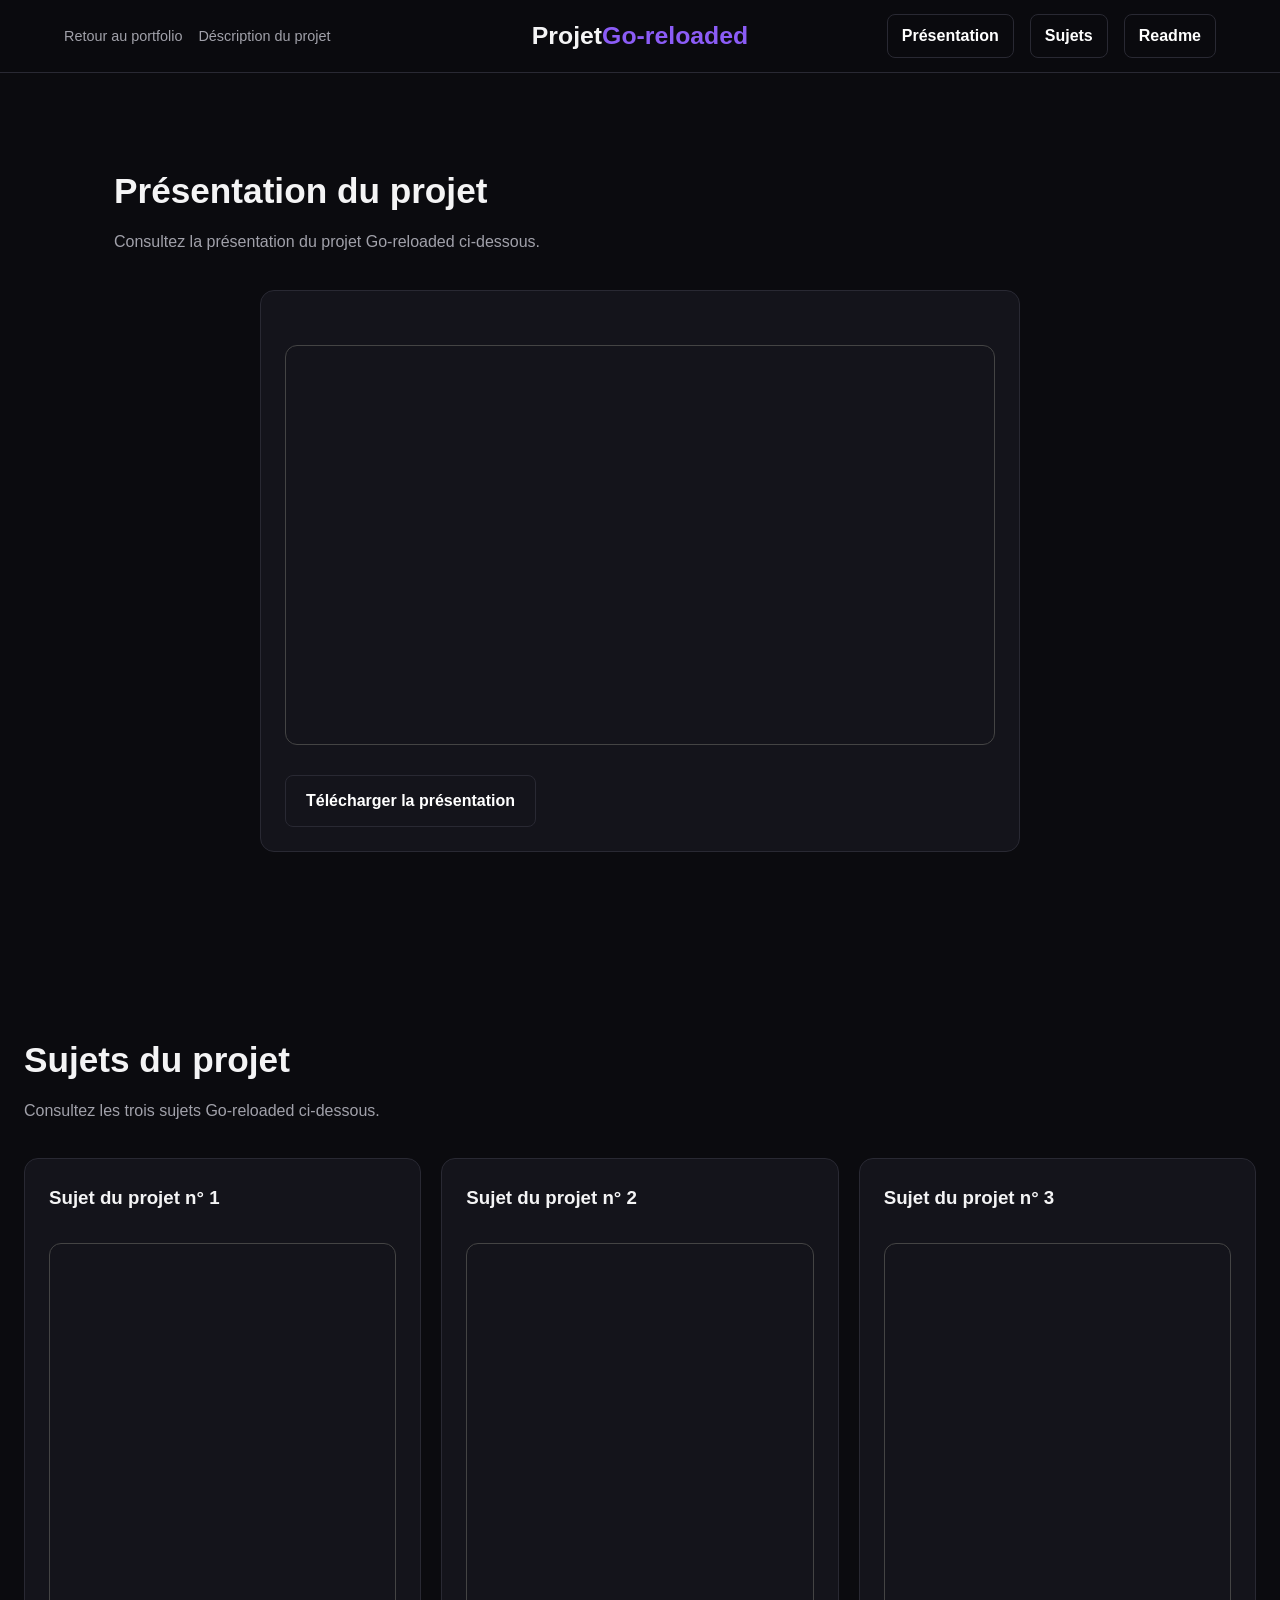
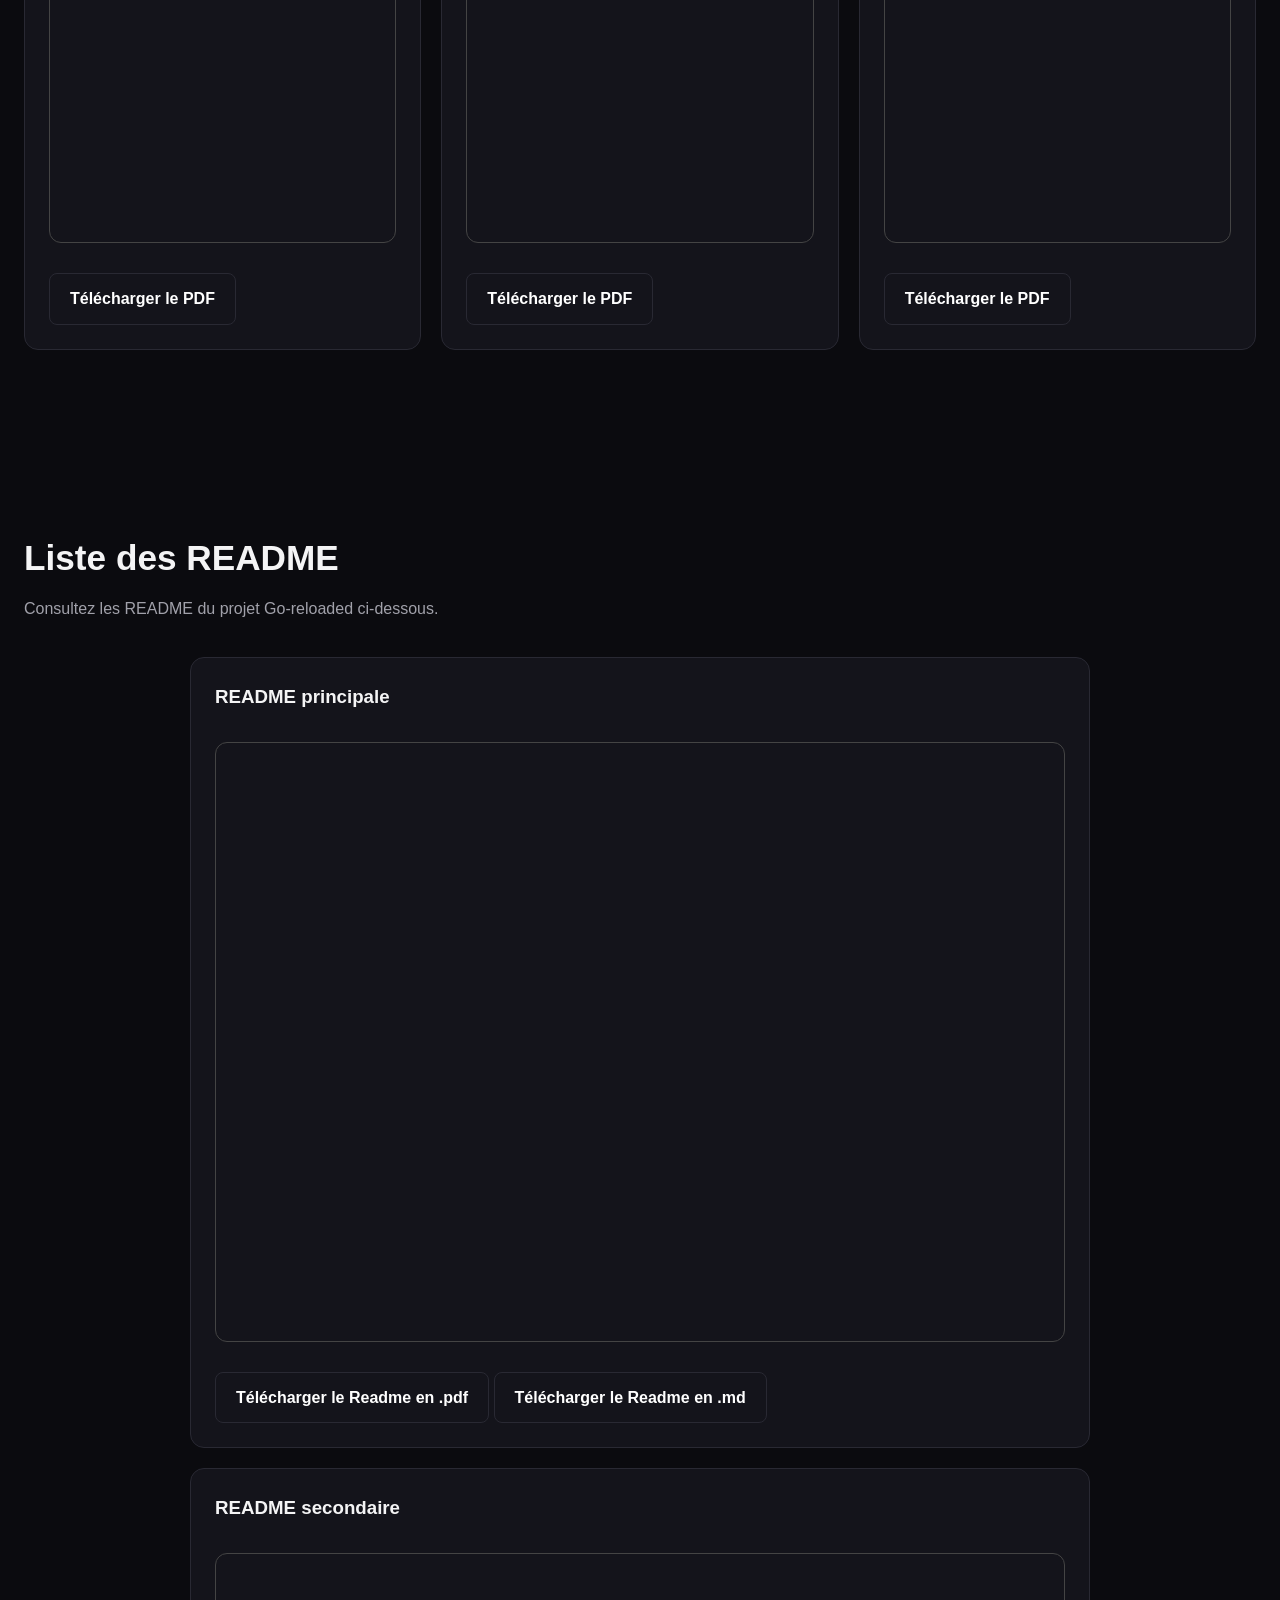
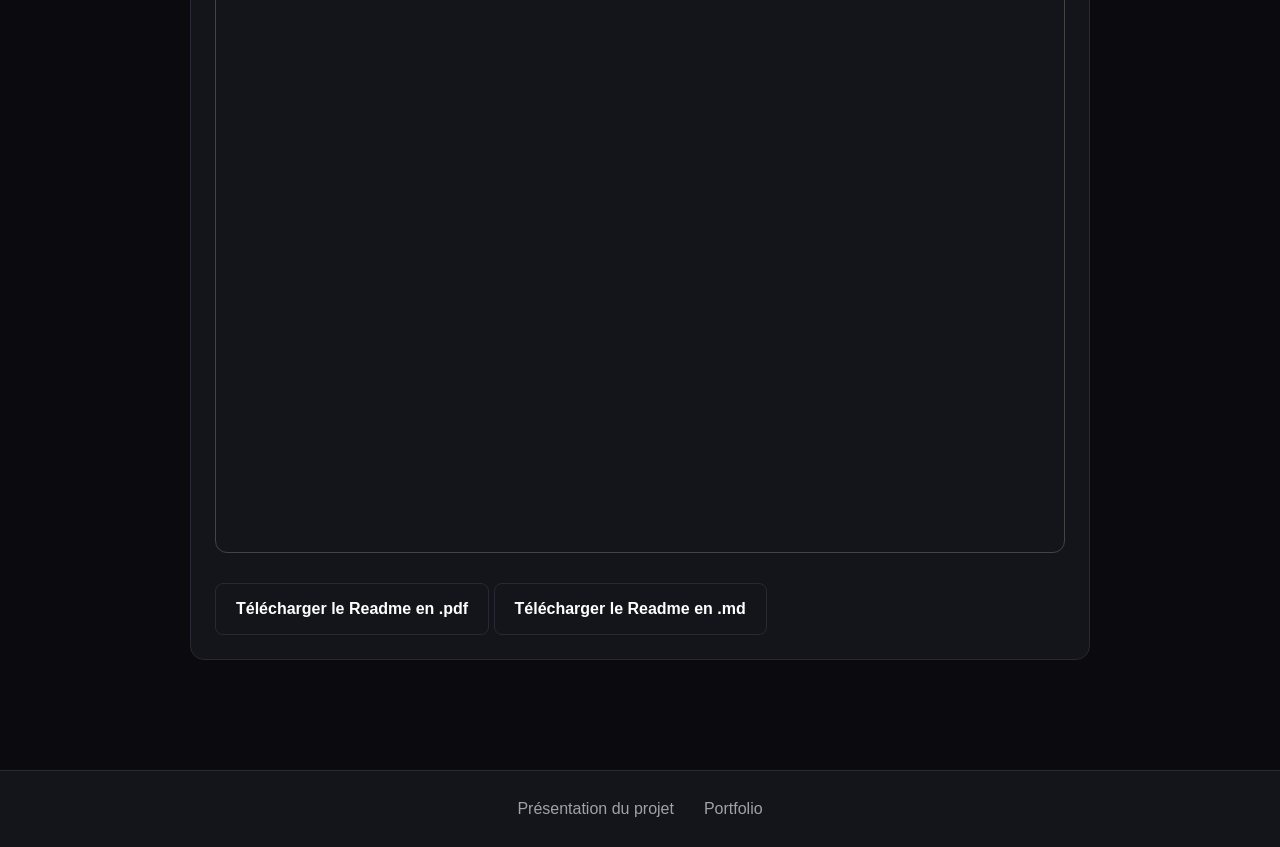
<file: projets/go-reload/detaille_reloaded.html>
<!DOCTYPE html>
<html lang="fr">

<head>
    <meta charset="UTF-8">
    <meta name="viewport" content="width=device-width, initial-scale=1.0">

    <title>Détails du projet Go-reloaded | Mathias Fontagne</title>

    <link rel="stylesheet" href="../../style.css">
</head>


<body class="game-body">

    <!-- En-tête -->
    <header class="reloaded-header">
        <nav class="reloaded-nav" aria-label="Navigation du projet">
            <ul class="reloaded-links reloaded-return-links">
                <li><a href="../../index.html#projets">Retour au portfolio</a></li>
                <li><a href="description_reloaded.html">Déscription du projet</a></li>
            </ul>

            <h1>Projet <span>Go-reloaded</span></h1>

            <ul class="reloaded-links reloaded-section-links">
                <li><a class="button secondary" href="#presentation">Présentation</a></li>
                <li><a class="button secondary" href="#sujets">Sujets</a></li>
                <li><a class="button secondary" href="#Readme">Readme</a></li>
            </ul>
        </nav>
    </header>

    <main>
        <section id="presentation">
            <h2 class="section-title">Présentation du projet</h2>
            <p class="section-description">
                Consultez la présentation du projet Go-reloaded ci-dessous.
            </p>

            <div class="card pdf-card presentation-card">
                <div class="pdf-container">
                    <iframe
                        src="sujet_divert/Go-reloaded_Presentation.pdf"
                        title="Présentation du projet Go-reloaded">
                    </iframe>
                </div>

                <a class="button secondary" href="sujet_divert/Go-reloaded_Presentation.pdf" download>
                    Télécharger la présentation
                </a>
            </div>
        </section>

        <section id="sujets">
            <h2 class="section-title">Sujets du projet</h2>
            <p class="section-description">
                Consultez les trois sujets Go-reloaded ci-dessous.
            </p>

            <div class="pdf-grid">
                <article class="card pdf-card">
                    <h3>Sujet du projet n° 1</h3>
                    <div class="pdf-container">
                        <iframe
                            src="sujet_divert/go-reloaded.pdf"
                            title="Sujet du projet Go-reloaded">
                        </iframe>
                    </div>
                    <a class="button secondary" href="sujet_divert/go-reloaded.pdf" download>
                        Télécharger le PDF
                    </a>
                </article>

                <article class="card pdf-card">
                    <h3>Sujet du projet n° 2</h3>
                    <div class="pdf-container">
                        <iframe
                            src="sujet_divert/Go-reforged(2).pdf"
                            title="Sujet n° 2 du projet Go-reloaded">
                        </iframe>
                    </div>
                    <a class="button secondary" href="sujet_divert/Go-reforged(2).pdf" download>
                        Télécharger le PDF
                    </a>
                </article>

                <article class="card pdf-card">
                    <h3>Sujet du projet n° 3</h3>
                    <div class="pdf-container">
                        <iframe
                            src="sujet_divert/Go-ascended(3).pdf"
                            title="Sujet n° 3 du projet Go-reloaded">
                        </iframe>
                    </div>
                    <a class="button secondary" href="sujet_divert/Go-ascended(3).pdf" download>
                        Télécharger le PDF
                    </a>
                </article>
            </div>
        </section>

        <section id="Readme">
            <h2 class="section-title">Liste des README</h2>
            <p class="section-description">
                Consultez les README du projet Go-reloaded ci-dessous.
            </p>

            <div class="pdf-grid">
                <article class="card pdf-card">
                    <h3>README principale </h3>
                    <div class="pdf-container">
                        <iframe
                            src="sujet_divert/Go-reloaded_README_corrige.pdf"
                            title="README principale">
                        </iframe>
                    </div>
                    <a class="button secondary" href="sujet_divert/Go-reloaded_README_corrige.pdf" download>
                        Télécharger le Readme en .pdf 
                    </a>
                    <a class="button secondary" href="sujet_divert/README.md" download>
                        Télécharger le Readme en .md
                    </a>
                </article>

                <article class="card pdf-card">
                    <h3>README secondaire </h3>
                    <div class="pdf-container">
                        <iframe
                            src="sujet_divert/Bonus_Go_Reforged_corrige.pdf"
                            title="README secondaire">
                        </iframe>
                    </div>
                    <a class="button secondary" href="sujet_divert/Bonus_Go_Reforged_corrige.pdf" download>
                        Télécharger le Readme en .pdf 
                    </a>
                    <a class="button secondary" href="sujet_divert/readme(bonus).md" download>
                        Télécharger le Readme en .md
                    </a>
                </article>

            </div>
        </section>
    </main>

    <!-- Pied de page -->
    <footer class="game-footer">
        <a href="description_reloaded.html">Présentation du projet</a>
        <a href="../../index.html">Portfolio</a>
    </footer>

</body>

</html>
</file>
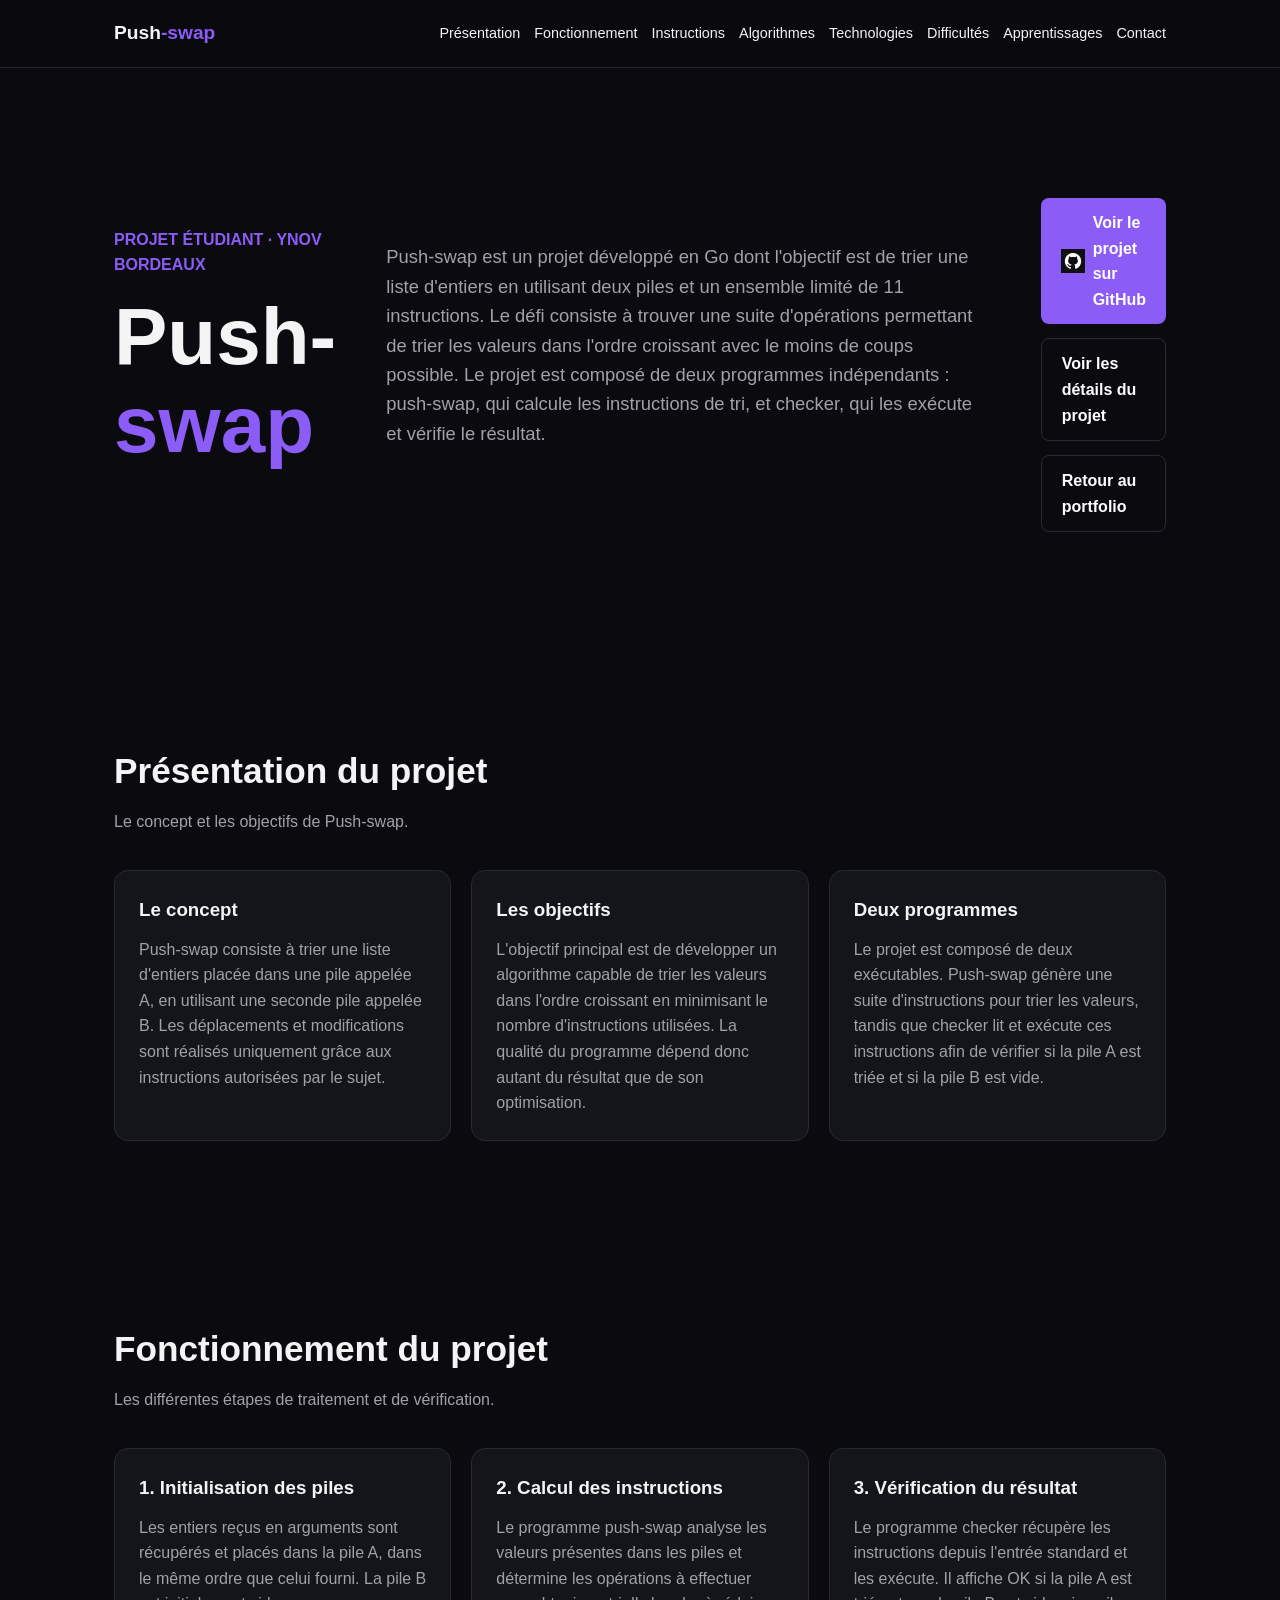
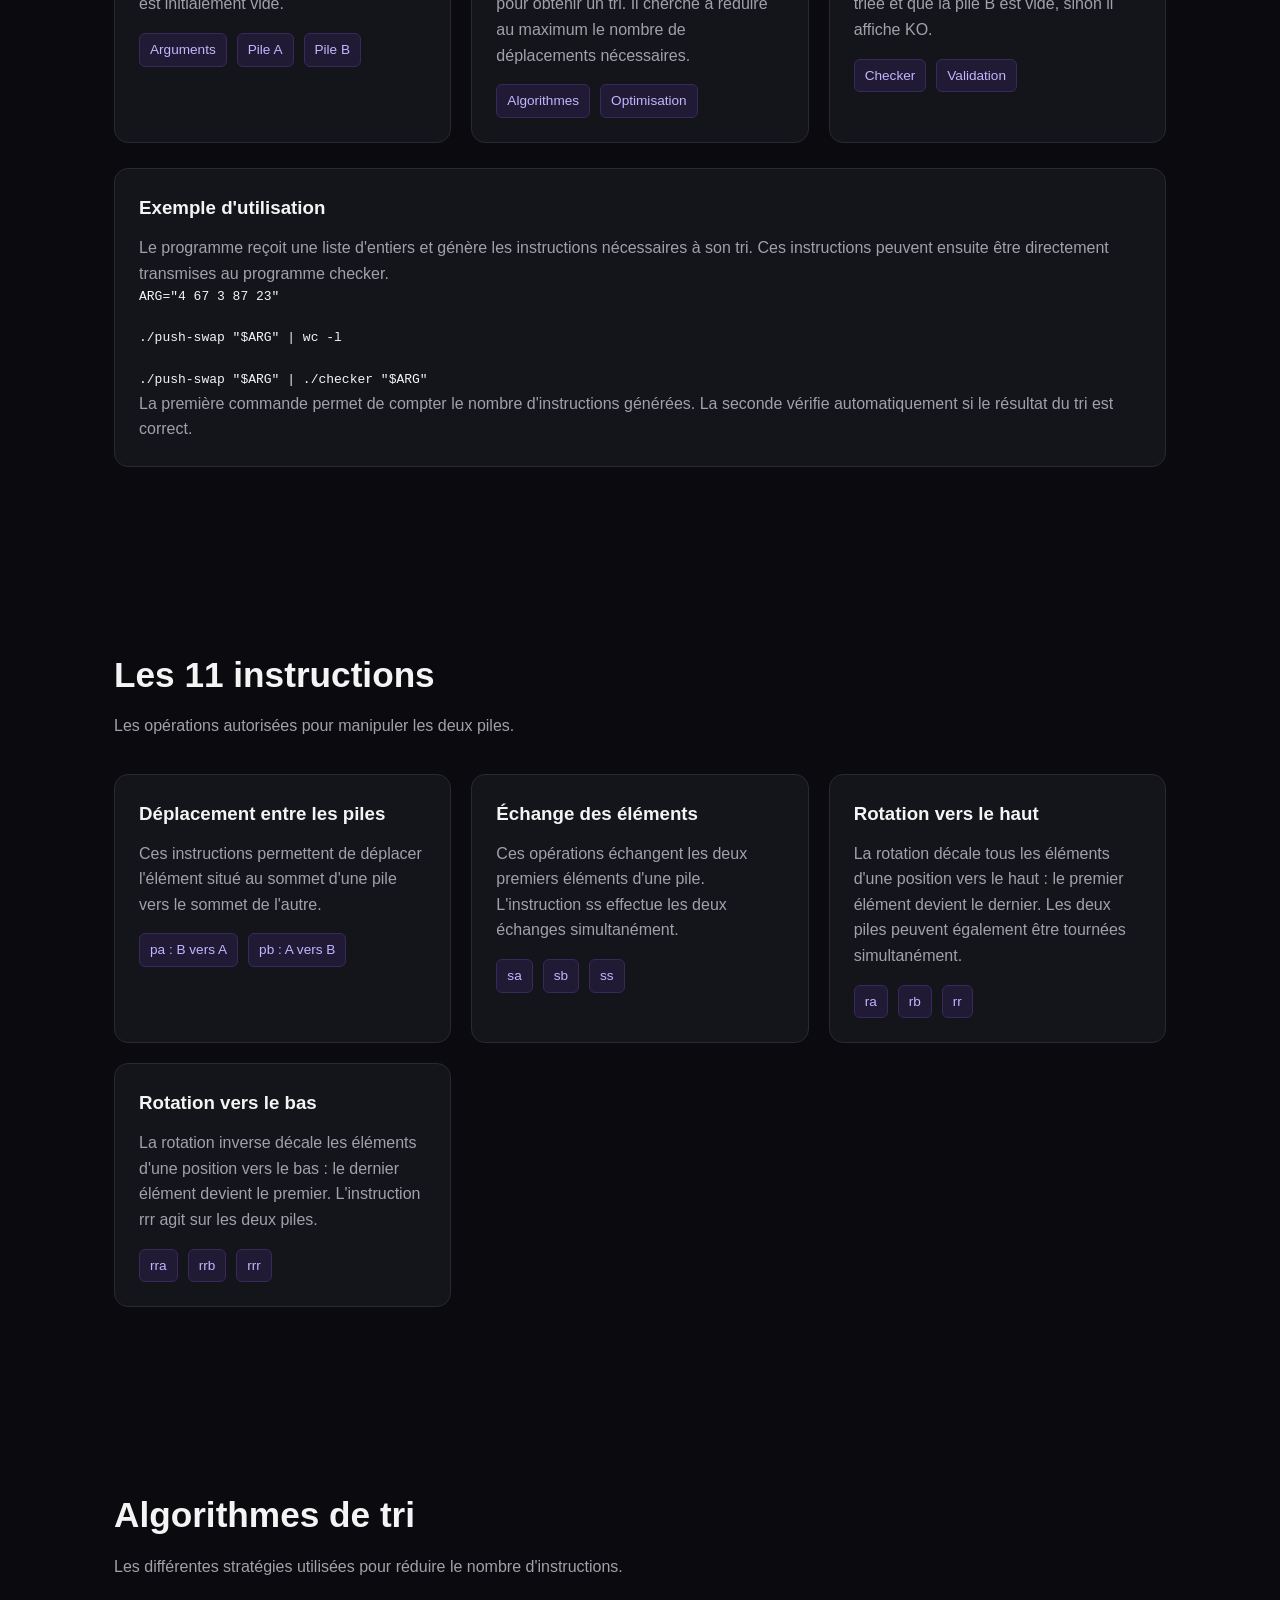
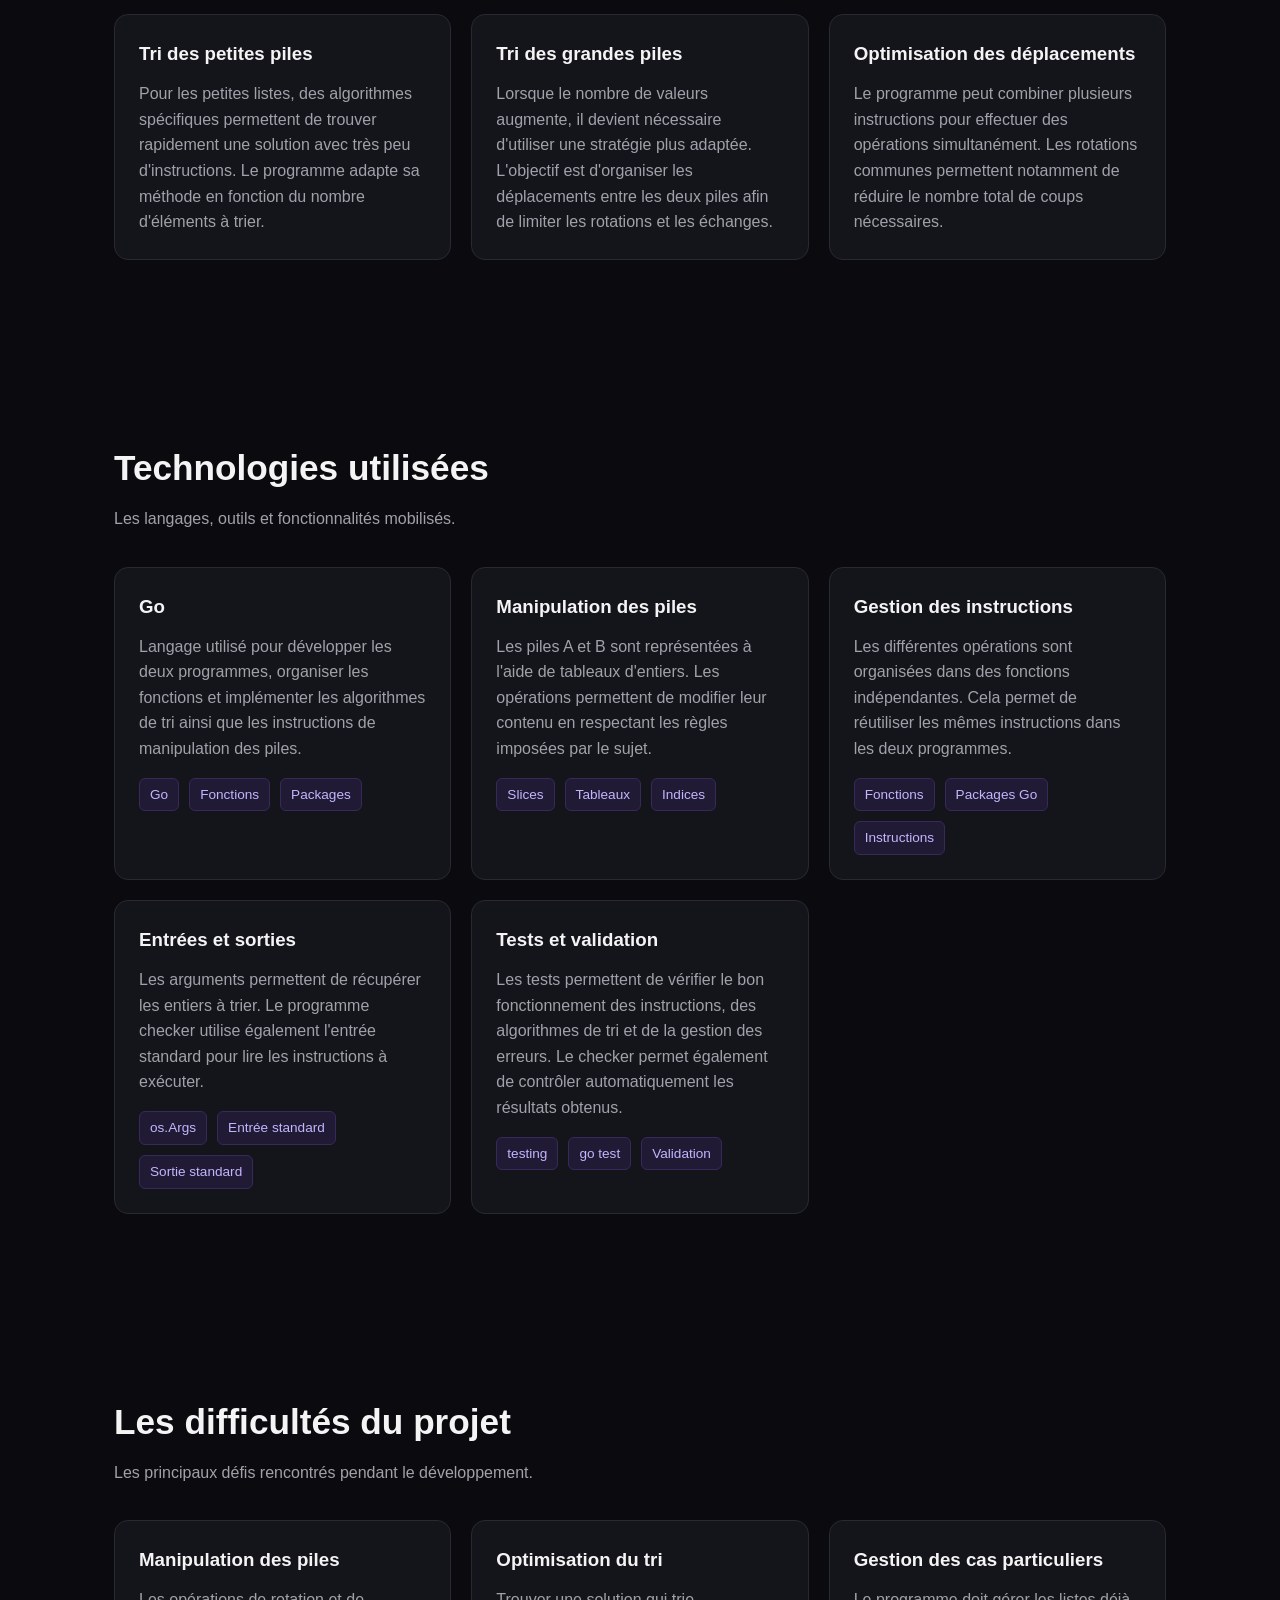
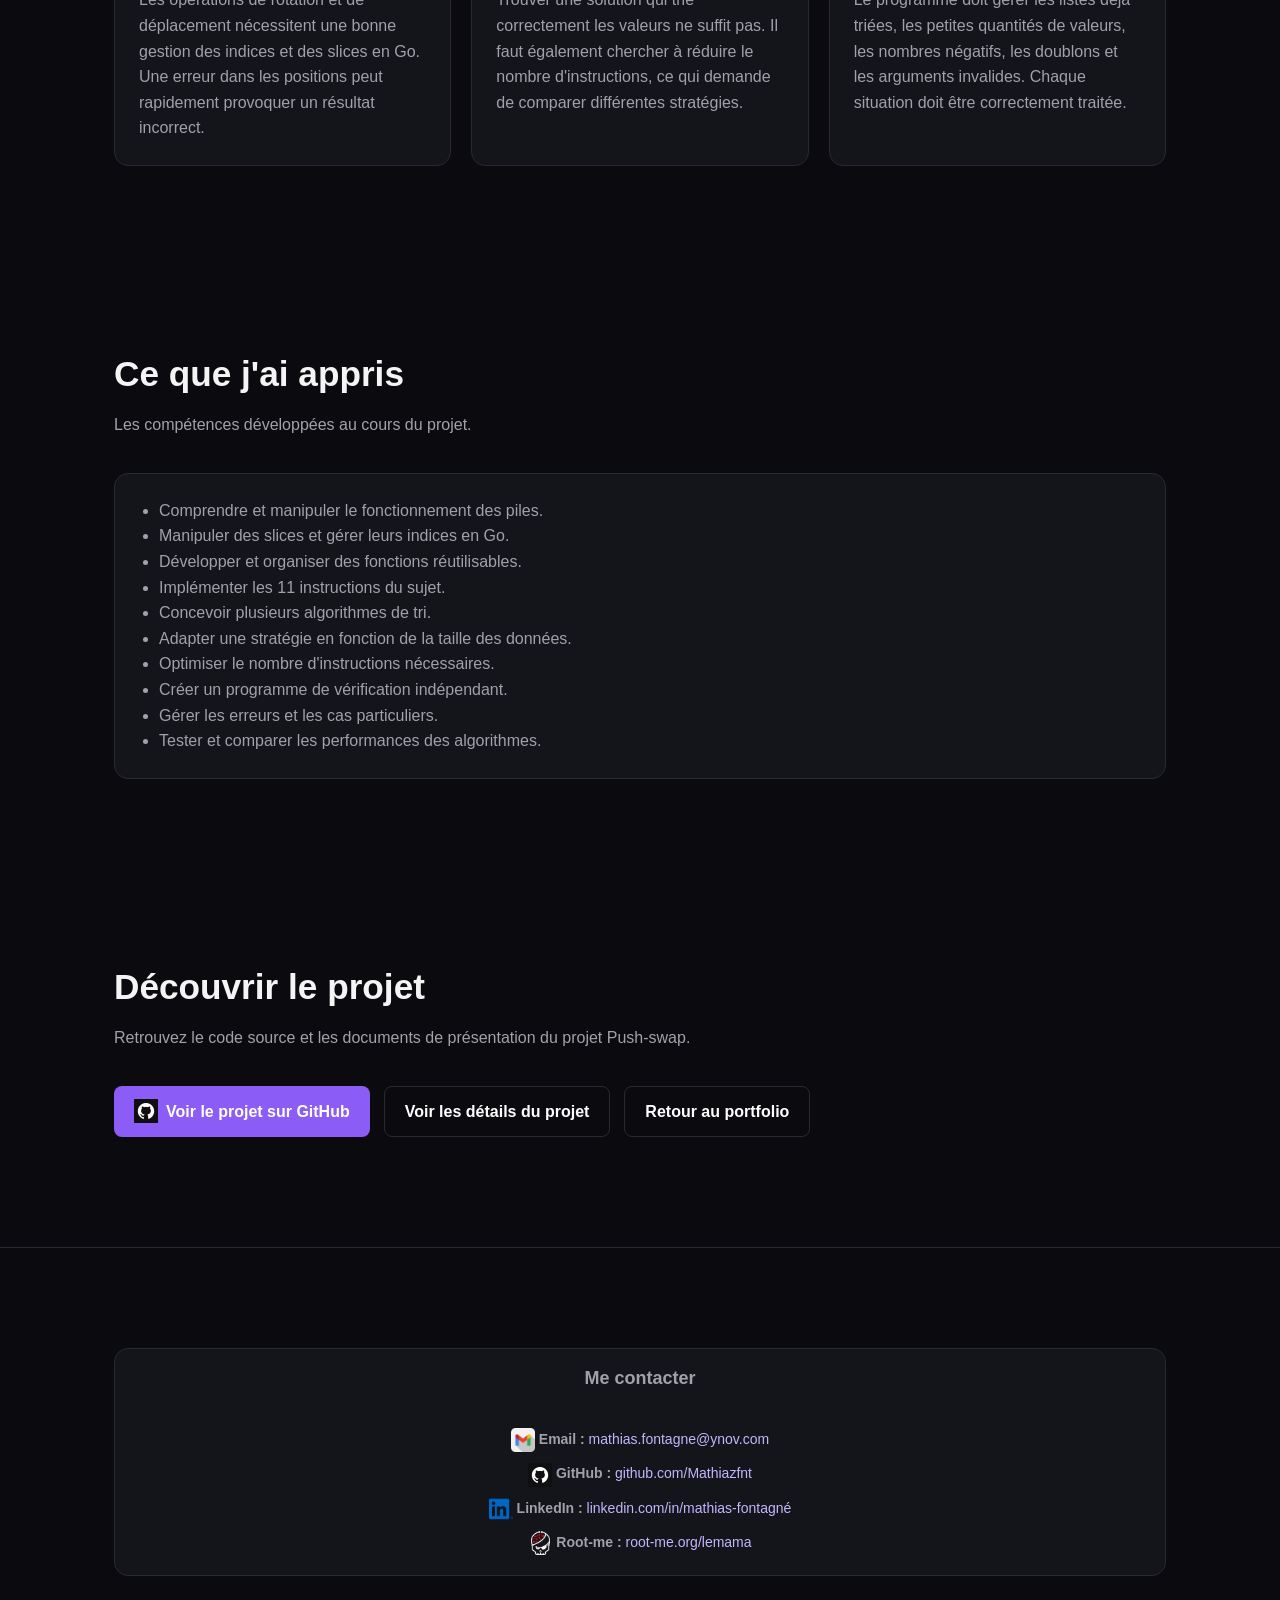
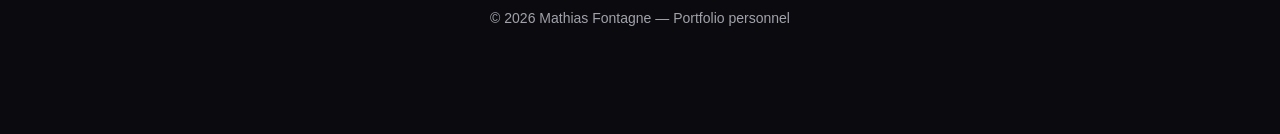
<file: projets/push_swap/description_push-swap.html>
<!DOCTYPE html>
<html lang="fr">
<head>
    <meta charset="UTF-8">
    <meta name="viewport" content="width=device-width, initial-scale=1.0">

    <title>Push-swap | Mathias Fontagne</title>

    <meta name="description"
          content="Présentation du projet Push-swap, deux programmes développés en Go pour trier une pile d'entiers avec un minimum d'instructions.">

    <link rel="stylesheet" href="../../style.css">
</head>

<body>

    <header>
        <nav class="project-nav" aria-label="Navigation de la page">
            <a href="../../index.html#projets" class="logo">Push<span>-swap</span></a>

            <ul>
                <li><a href="#presentation">Présentation</a></li>
                <li><a href="#fonctionnement">Fonctionnement</a></li>
                <li><a href="#instructions">Instructions</a></li>
                <li><a href="#algorithmes">Algorithmes</a></li>
                <li><a href="#technologies">Technologies</a></li>
                <li><a href="#difficultes">Difficultés</a></li>
                <li><a href="#apprentissages">Apprentissages</a></li>
                <li><a href="#contact">Contact</a></li>
            </ul>
        </nav>
    </header>

    <main>

        <!-- INTRODUCTION -->
        <section class="hero project-hero">

            <div class="project-title-row">
                <div>
                    <div class="eyebrow">PROJET ÉTUDIANT · YNOV BORDEAUX</div>
                    <h1>Push-<span>swap</span></h1>
                </div>
            </div>

            <p>
                Push-swap est un projet développé en Go dont l'objectif
                est de trier une liste d'entiers en utilisant deux piles
                et un ensemble limité de 11 instructions.
                Le défi consiste à trouver une suite d'opérations
                permettant de trier les valeurs dans l'ordre croissant
                avec le moins de coups possible.

                Le projet est composé de deux programmes indépendants :
                push-swap, qui calcule les instructions de tri, et
                checker, qui les exécute et vérifie le résultat.
            </p>

            <div class="buttons">

                <a href="https://github.com/Mathiazfnt/push-swap"
                   target="_blank"
                   rel="noopener noreferrer"
                   class="button">
                   <img class="github-logo"
                         src="../../photo/github-logo.png"
                         alt="Logo GitHub">
                    Voir le projet sur GitHub
                </a>

                <a href="detaille_push-swap.html" class="button secondary">
                    Voir les détails du projet
                </a>

                <a href="../../index.html#projets"
                   class="button secondary">
                    Retour au portfolio
                </a>

            </div>

        </section>


        <!-- PRÉSENTATION -->
        <section id="presentation">

            <h2 class="section-title">Présentation du projet</h2>

            <p class="section-description">
                Le concept et les objectifs de Push-swap.
            </p>

            <div class="cards">

                <article class="card">
                    <h3>Le concept</h3>

                    <p>
                        Push-swap consiste à trier une liste d'entiers
                        placée dans une pile appelée A, en utilisant
                        une seconde pile appelée B.
                        Les déplacements et modifications sont réalisés
                        uniquement grâce aux instructions autorisées
                        par le sujet.
                    </p>
                </article>

                <article class="card">
                    <h3>Les objectifs</h3>

                    <p>
                        L'objectif principal est de développer un
                        algorithme capable de trier les valeurs dans
                        l'ordre croissant en minimisant le nombre
                        d'instructions utilisées.
                        La qualité du programme dépend donc autant
                        du résultat que de son optimisation.
                    </p>
                </article>

                <article class="card">
                    <h3>Deux programmes</h3>

                    <p>
                        Le projet est composé de deux exécutables.
                        Push-swap génère une suite d'instructions
                        pour trier les valeurs, tandis que checker
                        lit et exécute ces instructions afin de vérifier
                        si la pile A est triée et si la pile B est vide.
                    </p>
                </article>

            </div>

        </section>


        <!-- FONCTIONNEMENT -->
        <section id="fonctionnement">

            <h2 class="section-title">Fonctionnement du projet</h2>

            <p class="section-description">
                Les différentes étapes de traitement et de vérification.
            </p>

            <div class="cards">

                <article class="card">
                    <h3>1. Initialisation des piles</h3>

                    <p>
                        Les entiers reçus en arguments sont récupérés
                        et placés dans la pile A, dans le même ordre
                        que celui fourni.
                        La pile B est initialement vide.
                    </p>

                    <div class="tag-list">
                        <span class="tag">Arguments</span>
                        <span class="tag">Pile A</span>
                        <span class="tag">Pile B</span>
                    </div>
                </article>

                <article class="card">
                    <h3>2. Calcul des instructions</h3>

                    <p>
                        Le programme push-swap analyse les valeurs
                        présentes dans les piles et détermine les
                        opérations à effectuer pour obtenir un tri.
                        Il cherche à réduire au maximum le nombre
                        de déplacements nécessaires.
                    </p>

                    <div class="tag-list">
                        <span class="tag">Algorithmes</span>
                        <span class="tag">Optimisation</span>
                    </div>
                </article>

                <article class="card">
                    <h3>3. Vérification du résultat</h3>

                    <p>
                        Le programme checker récupère les instructions
                        depuis l'entrée standard et les exécute.
                        Il affiche OK si la pile A est triée et que
                        la pile B est vide, sinon il affiche KO.
                    </p>

                    <div class="tag-list">
                        <span class="tag">Checker</span>
                        <span class="tag">Validation</span>
                    </div>
                </article>

            </div>

            <br>

            <div class="card">
                <h3>Exemple d'utilisation</h3>

                <p>
                    Le programme reçoit une liste d'entiers et génère
                    les instructions nécessaires à son tri.
                    Ces instructions peuvent ensuite être directement
                    transmises au programme checker.
                </p>

                <pre><code>ARG="4 67 3 87 23"

./push-swap "$ARG" | wc -l

./push-swap "$ARG" | ./checker "$ARG"</code></pre>

                <p>
                    La première commande permet de compter le nombre
                    d'instructions générées.
                    La seconde vérifie automatiquement si le résultat
                    du tri est correct.
                </p>
            </div>

        </section>


        <!-- INSTRUCTIONS -->
        <section id="instructions">

            <h2 class="section-title">Les 11 instructions</h2>

            <p class="section-description">
                Les opérations autorisées pour manipuler les deux piles.
            </p>

            <div class="cards">

                <article class="card">
                    <h3>Déplacement entre les piles</h3>

                    <p>
                        Ces instructions permettent de déplacer
                        l'élément situé au sommet d'une pile vers
                        le sommet de l'autre.
                    </p>

                    <div class="tag-list">
                        <span class="tag">pa : B vers A</span>
                        <span class="tag">pb : A vers B</span>
                    </div>
                </article>

                <article class="card">
                    <h3>Échange des éléments</h3>

                    <p>
                        Ces opérations échangent les deux premiers
                        éléments d'une pile. L'instruction ss
                        effectue les deux échanges simultanément.
                    </p>

                    <div class="tag-list">
                        <span class="tag">sa</span>
                        <span class="tag">sb</span>
                        <span class="tag">ss</span>
                    </div>
                </article>

                <article class="card">
                    <h3>Rotation vers le haut</h3>

                    <p>
                        La rotation décale tous les éléments d'une
                        position vers le haut : le premier élément
                        devient le dernier. Les deux piles peuvent
                        également être tournées simultanément.
                    </p>

                    <div class="tag-list">
                        <span class="tag">ra</span>
                        <span class="tag">rb</span>
                        <span class="tag">rr</span>
                    </div>
                </article>

                <article class="card">
                    <h3>Rotation vers le bas</h3>

                    <p>
                        La rotation inverse décale les éléments
                        d'une position vers le bas : le dernier
                        élément devient le premier.
                        L'instruction rrr agit sur les deux piles.
                    </p>

                    <div class="tag-list">
                        <span class="tag">rra</span>
                        <span class="tag">rrb</span>
                        <span class="tag">rrr</span>
                    </div>
                </article>

            </div>

        </section>


        <!-- ALGORITHMES -->
        <section id="algorithmes">

            <h2 class="section-title">Algorithmes de tri</h2>

            <p class="section-description">
                Les différentes stratégies utilisées pour réduire
                le nombre d'instructions.
            </p>

            <div class="cards">

                <article class="card">
                    <h3>Tri des petites piles</h3>

                    <p>
                        Pour les petites listes, des algorithmes
                        spécifiques permettent de trouver rapidement
                        une solution avec très peu d'instructions.
                        Le programme adapte sa méthode en fonction
                        du nombre d'éléments à trier.
                    </p>
                </article>

                <article class="card">
                    <h3>Tri des grandes piles</h3>

                    <p>
                        Lorsque le nombre de valeurs augmente,
                        il devient nécessaire d'utiliser une stratégie
                        plus adaptée. L'objectif est d'organiser
                        les déplacements entre les deux piles afin
                        de limiter les rotations et les échanges.
                    </p>
                </article>

                <article class="card">
                    <h3>Optimisation des déplacements</h3>

                    <p>
                        Le programme peut combiner plusieurs
                        instructions pour effectuer des opérations
                        simultanément. Les rotations communes
                        permettent notamment de réduire le nombre
                        total de coups nécessaires.
                    </p>
                </article>

            </div>

        </section>


        <!-- TECHNOLOGIES -->
        <section id="technologies">

            <h2 class="section-title">Technologies utilisées</h2>

            <p class="section-description">
                Les langages, outils et fonctionnalités mobilisés.
            </p>

            <div class="cards">

                <article class="card">
                    <h3>Go</h3>

                    <p>
                        Langage utilisé pour développer les deux
                        programmes, organiser les fonctions
                        et implémenter les algorithmes de tri
                        ainsi que les instructions de manipulation
                        des piles.
                    </p>

                    <div class="tag-list">
                        <span class="tag">Go</span>
                        <span class="tag">Fonctions</span>
                        <span class="tag">Packages</span>
                    </div>
                </article>

                <article class="card">
                    <h3>Manipulation des piles</h3>

                    <p>
                        Les piles A et B sont représentées à l'aide
                        de tableaux d'entiers.
                        Les opérations permettent de modifier
                        leur contenu en respectant les règles
                        imposées par le sujet.
                    </p>

                    <div class="tag-list">
                        <span class="tag">Slices</span>
                        <span class="tag">Tableaux</span>
                        <span class="tag">Indices</span>
                    </div>
                </article>

                <article class="card">
                    <h3>Gestion des instructions</h3>

                    <p>
                        Les différentes opérations sont organisées
                        dans des fonctions indépendantes.
                        Cela permet de réutiliser les mêmes
                        instructions dans les deux programmes.
                    </p>

                    <div class="tag-list">
                        <span class="tag">Fonctions</span>
                        <span class="tag">Packages Go</span>
                        <span class="tag">Instructions</span>
                    </div>
                </article>

                <article class="card">
                    <h3>Entrées et sorties</h3>

                    <p>
                        Les arguments permettent de récupérer
                        les entiers à trier. Le programme checker
                        utilise également l'entrée standard pour
                        lire les instructions à exécuter.
                    </p>

                    <div class="tag-list">
                        <span class="tag">os.Args</span>
                        <span class="tag">Entrée standard</span>
                        <span class="tag">Sortie standard</span>
                    </div>
                </article>

                <article class="card">
                    <h3>Tests et validation</h3>

                    <p>
                        Les tests permettent de vérifier le bon
                        fonctionnement des instructions, des
                        algorithmes de tri et de la gestion des erreurs.
                        Le checker permet également de contrôler
                        automatiquement les résultats obtenus.
                    </p>

                    <div class="tag-list">
                        <span class="tag">testing</span>
                        <span class="tag">go test</span>
                        <span class="tag">Validation</span>
                    </div>
                </article>

            </div>

        </section>


        <!-- DIFFICULTÉS -->
        <section id="difficultes">

            <h2 class="section-title">Les difficultés du projet</h2>

            <p class="section-description">
                Les principaux défis rencontrés pendant le développement.
            </p>

            <div class="cards">

                <article class="card">
                    <h3>Manipulation des piles</h3>

                    <p>
                        Les opérations de rotation et de déplacement
                        nécessitent une bonne gestion des indices
                        et des slices en Go.
                        Une erreur dans les positions peut rapidement
                        provoquer un résultat incorrect.
                    </p>
                </article>

                <article class="card">
                    <h3>Optimisation du tri</h3>

                    <p>
                        Trouver une solution qui trie correctement
                        les valeurs ne suffit pas.
                        Il faut également chercher à réduire
                        le nombre d'instructions, ce qui demande
                        de comparer différentes stratégies.
                    </p>
                </article>

                <article class="card">
                    <h3>Gestion des cas particuliers</h3>

                    <p>
                        Le programme doit gérer les listes déjà triées,
                        les petites quantités de valeurs, les nombres
                        négatifs, les doublons et les arguments invalides.
                        Chaque situation doit être correctement traitée.
                    </p>
                </article>

            </div>

        </section>


        <!-- APPRENTISSAGES -->
        <section id="apprentissages">

            <h2 class="section-title">Ce que j'ai appris</h2>

            <p class="section-description">
                Les compétences développées au cours du projet.
            </p>

            <div class="card">
                <ul>
                    <li>Comprendre et manipuler le fonctionnement des piles.</li>
                    <li>Manipuler des slices et gérer leurs indices en Go.</li>
                    <li>Développer et organiser des fonctions réutilisables.</li>
                    <li>Implémenter les 11 instructions du sujet.</li>
                    <li>Concevoir plusieurs algorithmes de tri.</li>
                    <li>Adapter une stratégie en fonction de la taille des données.</li>
                    <li>Optimiser le nombre d'instructions nécessaires.</li>
                    <li>Créer un programme de vérification indépendant.</li>
                    <li>Gérer les erreurs et les cas particuliers.</li>
                    <li>Tester et comparer les performances des algorithmes.</li>
                </ul>
            </div>

        </section>


        <!-- LIENS -->
        <section id="liens">

            <h2 class="section-title">Découvrir le projet</h2>

            <p class="section-description">
                Retrouvez le code source et les documents de présentation
                du projet Push-swap.
            </p>

            <div class="buttons">

                <a href="https://github.com/Mathiazfnt/push-swap"
                   target="_blank"
                   rel="noopener noreferrer"
                   class="button">
                    <img class="github-logo"
                         src="../../photo/github-logo.png"
                         alt="Logo GitHub">
                    Voir le projet sur GitHub
                </a>

                <a href="detaille_push-swap.html" class="button secondary">
                    Voir les détails du projet
                </a>

                <a href="../../index.html#projets"
                   class="button secondary">
                    Retour au portfolio
                </a>

            </div>

        </section>

    </main>

    <footer>
        <section id="contact">
            <div class="contact-card">
                <h2 class="section-description">Me contacter</h2>

                <p>
                    <img class="github-logo" src="../../photo/logo_email.png" alt="Logo Email">
                    <strong>Email :</strong>
                    <a href="mailto:mathias.fontagne@ynov.com">
                        mathias.fontagne@ynov.com
                    </a>
                </p>

                <p>
                    <img class="github-logo" src="../../photo/github-logo.png" alt="Logo GitHub">
                    <strong>GitHub :</strong>
                    <a href="https://github.com/Mathiazfnt" target="_blank">
                        github.com/Mathiazfnt
                    </a>
                </p>

                <p>
                    <img class="github-logo" src="../../photo/Logo_de_linkedin.png" alt="Logo LinkedIn">
                    <strong>LinkedIn :</strong>
                    <a href="https://www.linkedin.com/in/mathias-fontagn%C3%A9-271b53446" target="_blank">
                        linkedin.com/in/mathias-fontagné
                    </a>
                </p>

                <p>
                    <img class="github-logo" src="../../photo/101px-Root-me-logo.png" alt="Logo Root-me">
                    <strong>Root-me :</strong>
                    <a href="https://www.root-me.org/lemama" target="_blank">
                        root-me.org/lemama
                    </a>
                </p>
            </div>

            <br>
            <p>© 2026 Mathias Fontagne — Portfolio personnel</p>
        </section>
    </footer>
</body>
</html>
</file>
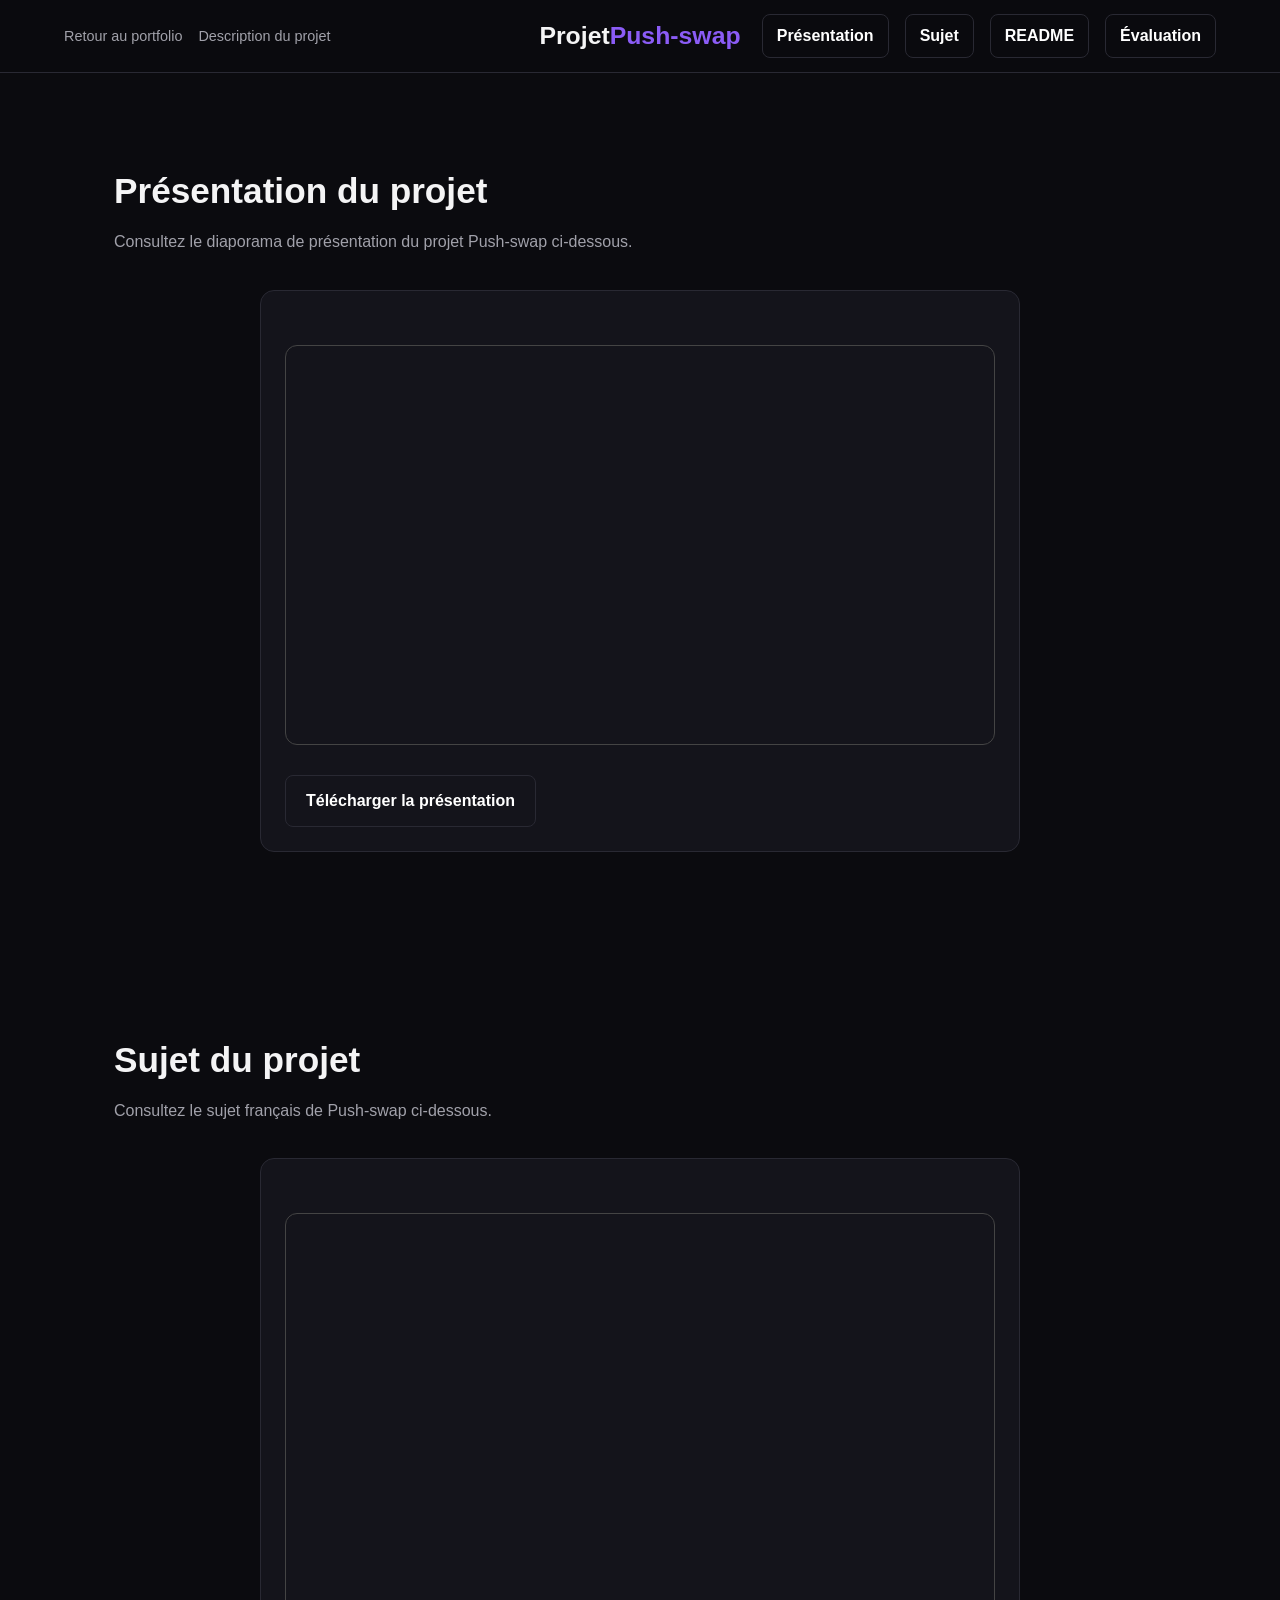
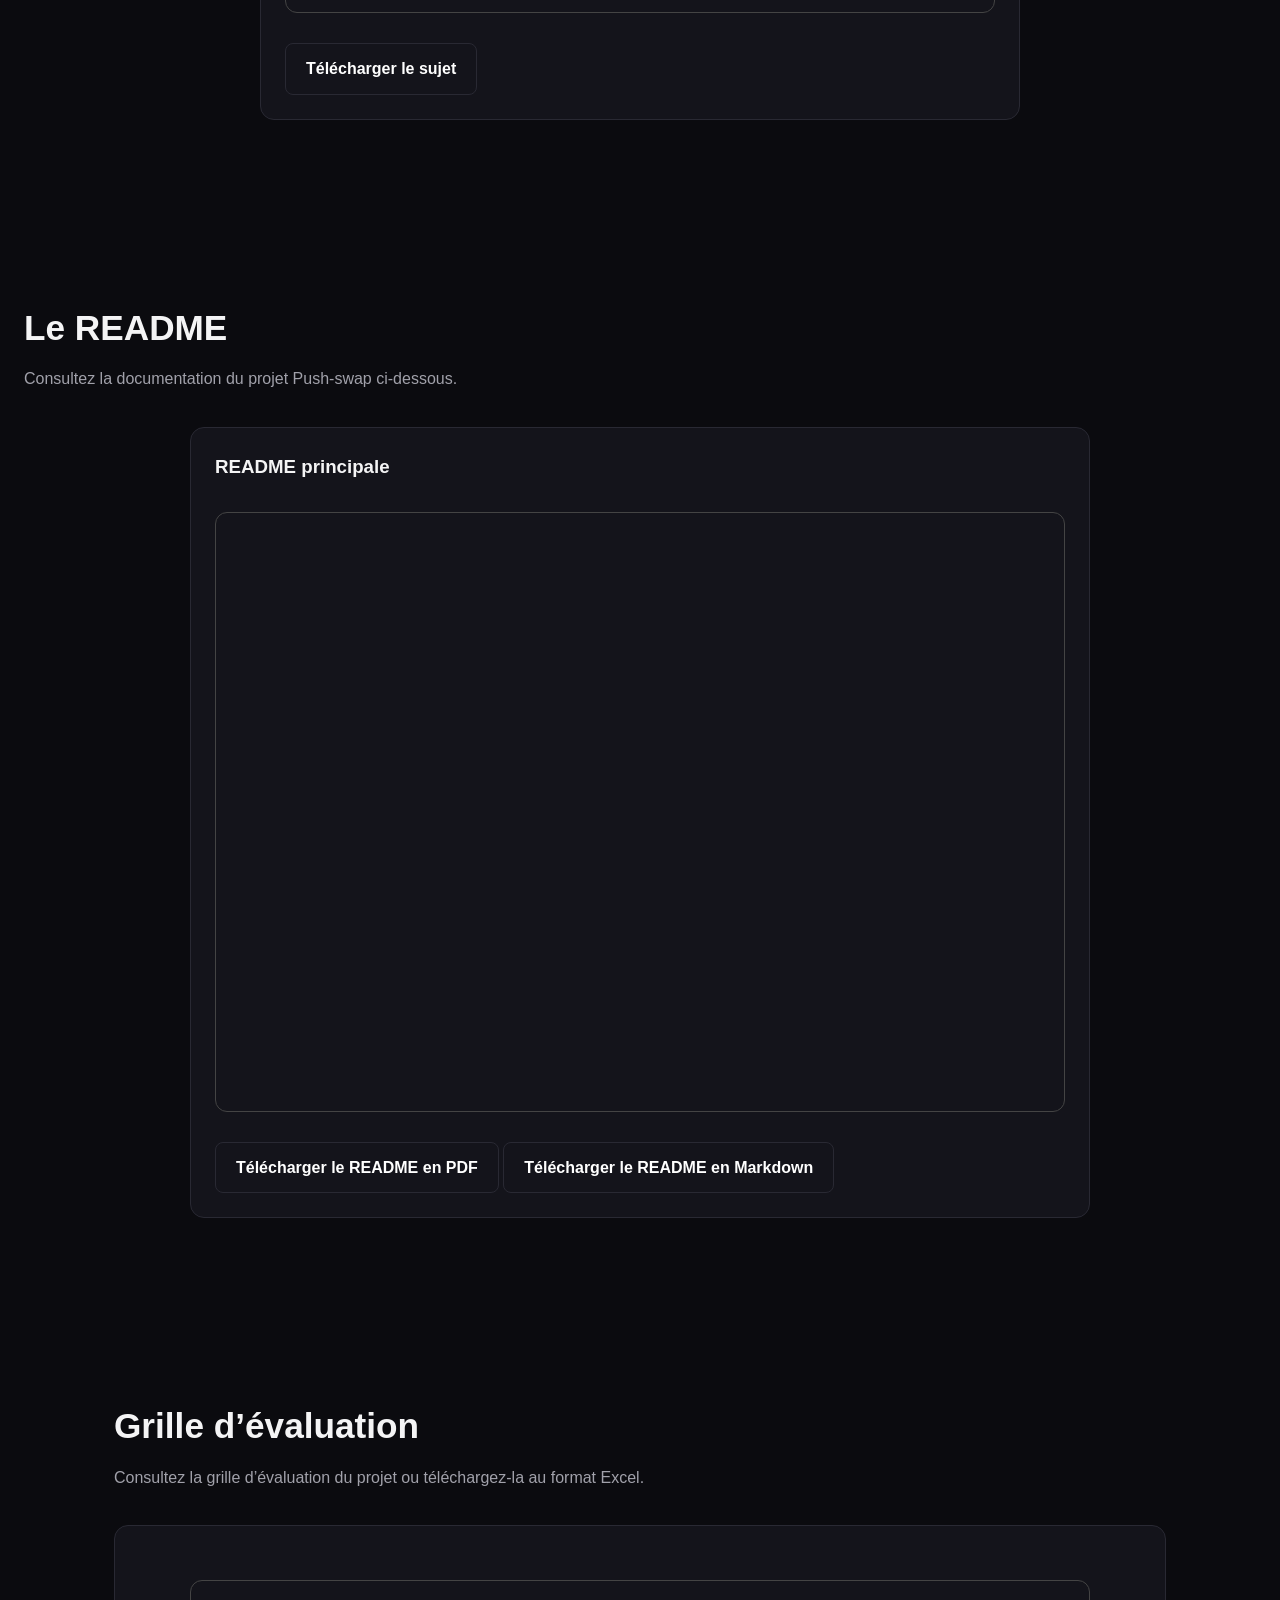
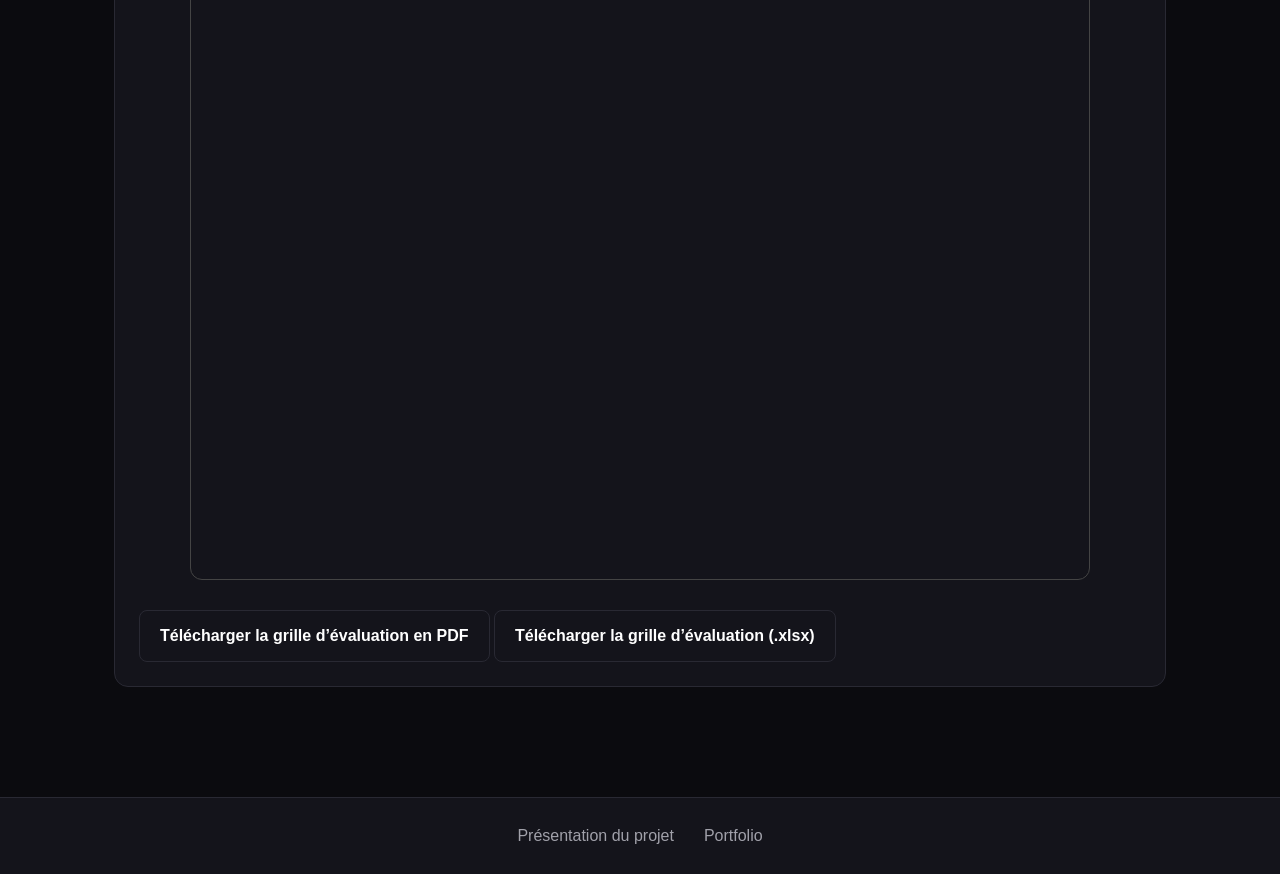
<file: projets/push_swap/detaille_push-swap.html>
<!DOCTYPE html>
<html lang="fr">

<head>
    <meta charset="UTF-8">
    <meta name="viewport" content="width=device-width, initial-scale=1.0">

    <title>Détails du projet Push-swap | Mathias Fontagne</title>

    <link rel="stylesheet" href="../../style.css">
</head>

<body class="game-body">

    <header class="reloaded-header">
        <nav class="reloaded-nav" aria-label="Navigation du projet">
            <ul class="reloaded-links reloaded-return-links">
                <li><a href="../../index.html#projets">Retour au portfolio</a></li>
                <li><a href="description_push-swap.html">Description du projet</a></li>
            </ul>

            <h1>Projet <span>Push-swap</span></h1>

            <ul class="reloaded-links reloaded-section-links">
                <li><a class="button secondary" href="#presentation">Présentation</a></li>
                <li><a class="button secondary" href="#sujet">Sujet</a></li>
                <li><a class="button secondary" href="#Readme">README</a></li>
                <li><a class="button secondary" href="#evaluation">Évaluation</a></li>
            </ul>
        </nav>
    </header>

    <main>
        <section id="presentation">
            <h2 class="section-title">Présentation du projet</h2>
            <p class="section-description">
                Consultez le diaporama de présentation du projet Push-swap ci-dessous.
            </p>

            <div class="card pdf-card presentation-card">
                <div class="pdf-container">
                    <iframe
                        src="diverts/push-swap-presentation.pdf"
                        title="Diaporama de présentation du projet Push-swap">
                    </iframe>
                </div>

                <a class="button secondary" href="diverts/push-swap-presentation.pdf" download>
                    Télécharger la présentation
                </a>
            </div>
        </section>

        <section id="sujet">
            <h2 class="section-title">Sujet du projet</h2>
            <p class="section-description">
                Consultez le sujet français de Push-swap ci-dessous.
            </p>

            <div class="card pdf-card presentation-card">
                <div class="pdf-container">
                    <iframe
                        src="diverts/push-swap-sujet-fr.pdf"
                        title="Sujet français du projet Push-swap">
                    </iframe>
                </div>

                <a class="button secondary" href="diverts/push-swap-sujet-fr.pdf" download>
                    Télécharger le sujet
                </a>
            </div>
        </section>

        <section id="Readme">
            <h2 class="section-title">Le README</h2>
            <p class="section-description">
                Consultez la documentation du projet Push-swap ci-dessous.
            </p>

            <div class="pdf-grid">
                <article class="card pdf-card">
                    <h3>README principale</h3>
                    <div class="pdf-container">
                        <iframe
                            src="diverts/push_swap.pdf"
                            title="README du projet Push-swap">
                        </iframe>
                    </div>
                    <a class="button secondary" href="diverts/push_swap.pdf" download>
                        Télécharger le README en PDF
                    </a>
                    <a class="button secondary" href="diverts/README.md" download>
                        Télécharger le README en Markdown
                    </a>
                </article>
            </div>
        </section>

        <section id="evaluation">
            <h2 class="section-title">Grille d’évaluation</h2>
            <p class="section-description">
                Consultez la grille d’évaluation du projet ou téléchargez-la au format Excel.
            </p>

            <div class="card pdf-card">
                <div class="pdf-container">
                    <iframe
                        src="diverts/Push%20swap%20-%20Grille%20d'%C3%A9valuation.pdf"
                        title="Grille d’évaluation du projet Push-swap">
                    </iframe>
                </div>
                <a class="button secondary" href="diverts/Push%20swap%20-%20Grille%20d'%C3%A9valuation.pdf" download>
                    Télécharger la grille d’évaluation en PDF
                </a>
                <a class="button secondary" href="diverts/Push%20swap%20%20-%20Grille%20d'%C3%A9valuation.xlsx" download>
                    Télécharger la grille d’évaluation (.xlsx)
                </a>
            </div>
        </section>
    </main>

    <footer class="game-footer">
        <a href="description_push-swap.html">Présentation du projet</a>
        <a href="../../index.html">Portfolio</a>
    </footer>

</body>

</html>
</file>
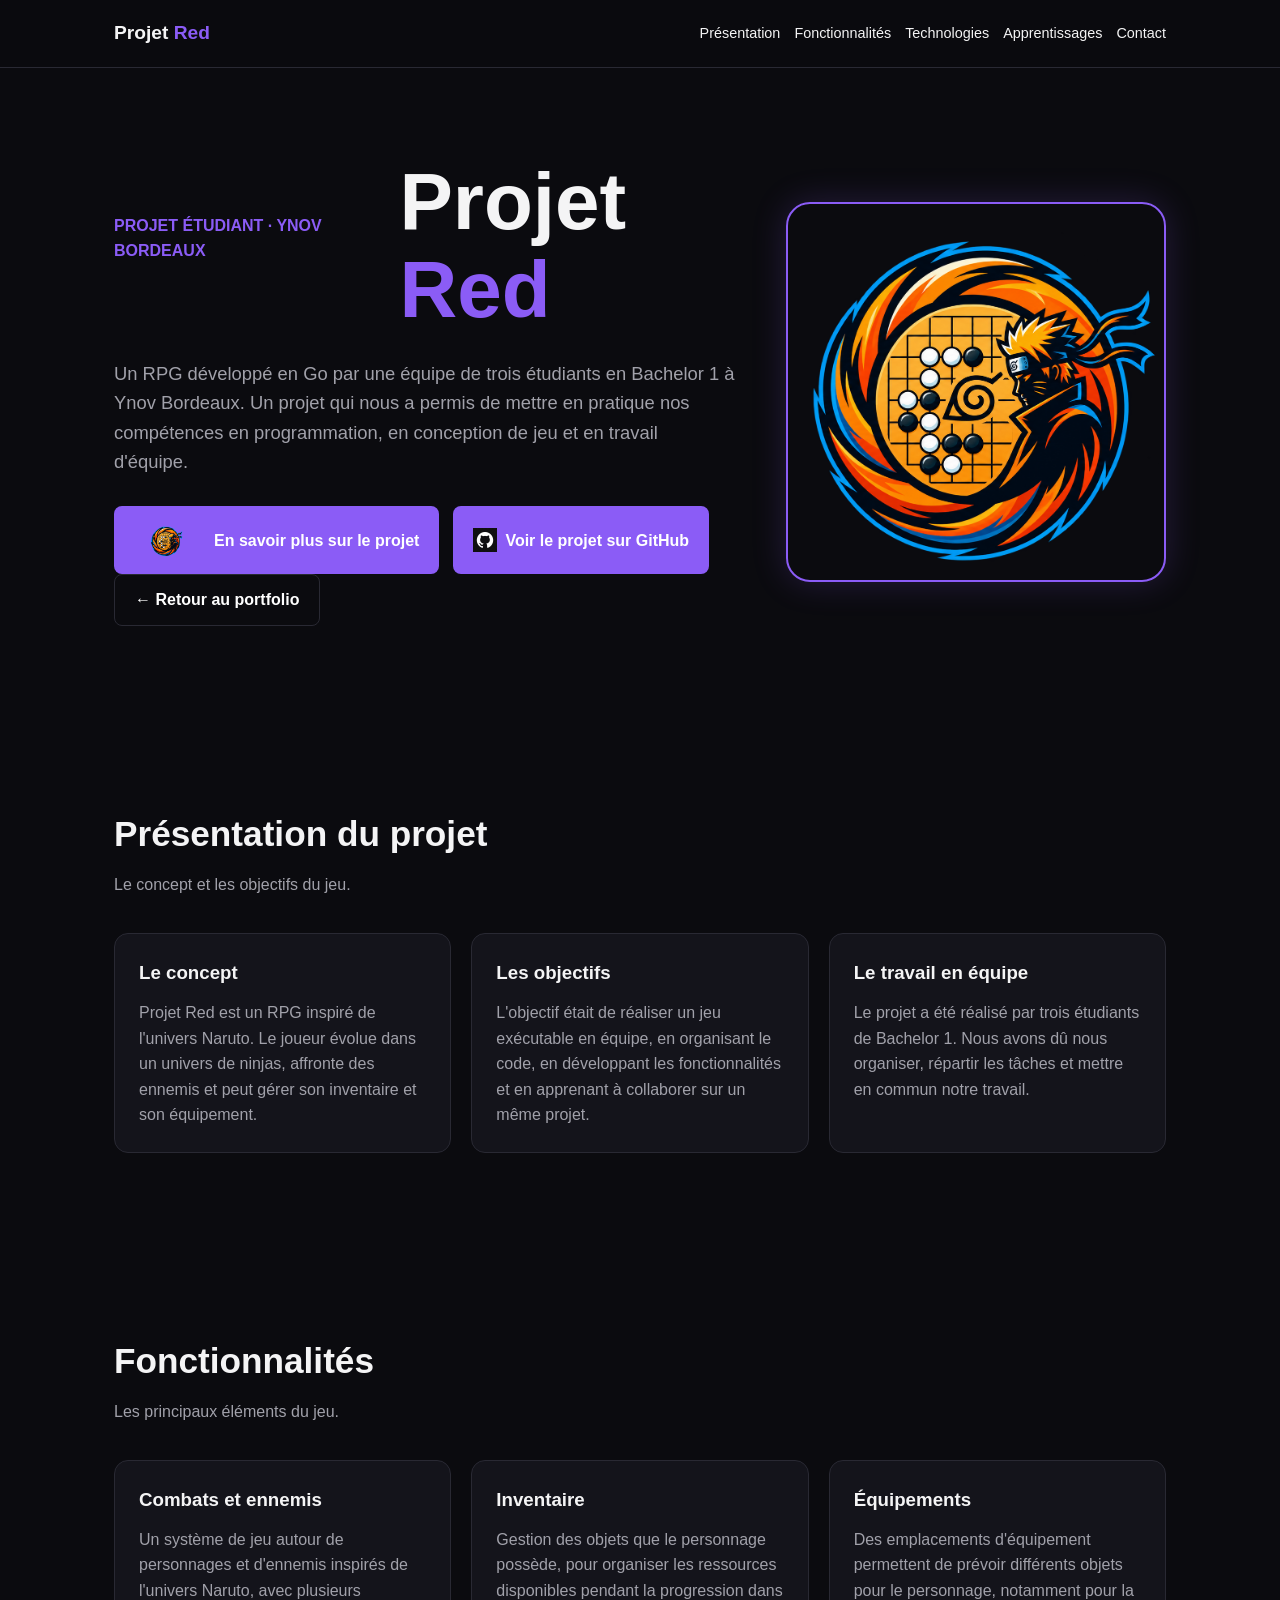
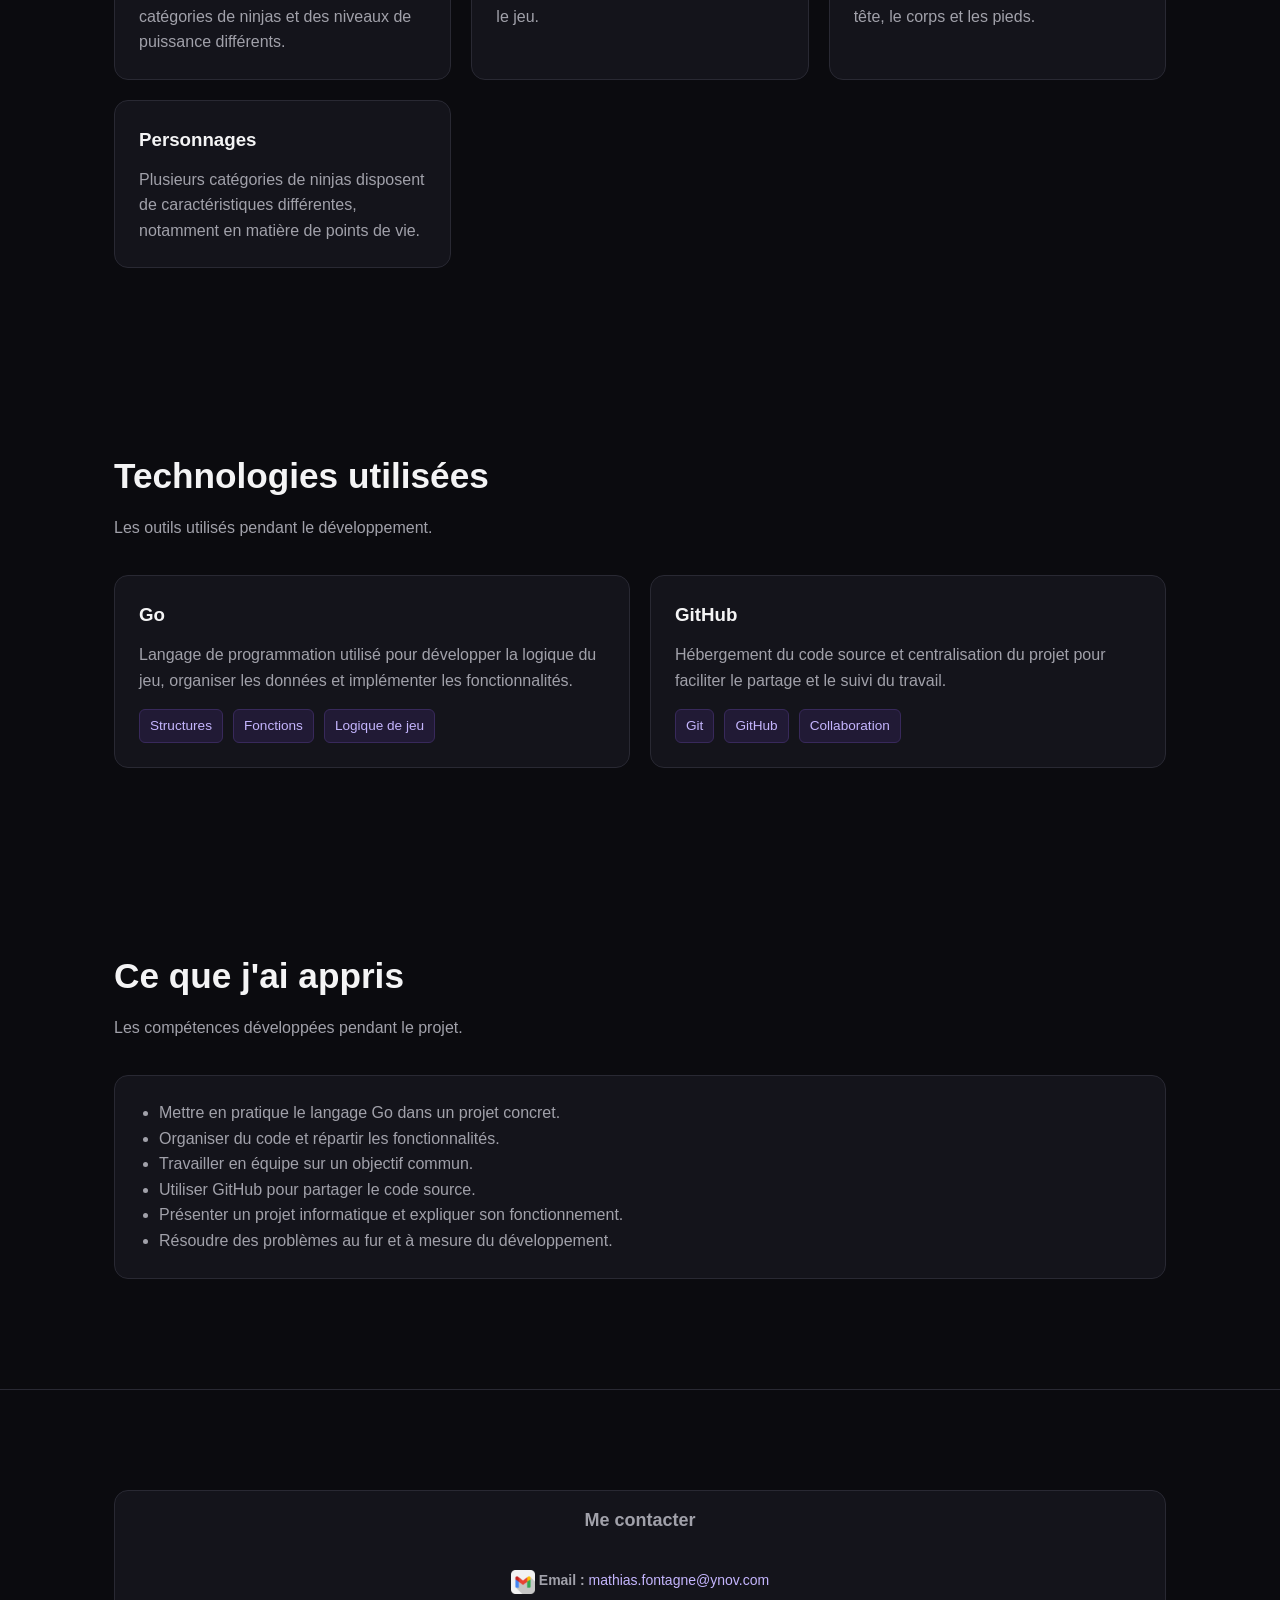
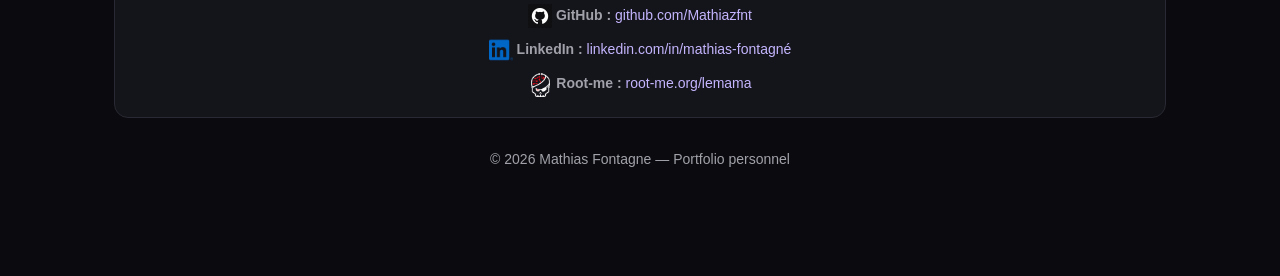
<file: projets/Red/description_red.html>
<!DOCTYPE html>
<html lang="fr">
<head>
    <meta charset="UTF-8">
    <meta name="viewport" content="width=device-width, initial-scale=1.0">

    <title>Projet Red | Mathias Fontagne</title>

    <meta name="description"
          content="Présentation du Projet Red, un RPG développé en Go à Ynov Bordeaux.">

    <link rel="stylesheet" href="../../style.css">
</head>

<body>

    <header>
        <nav class="project-nav" aria-label="Navigation de la page">
            <a href="../../index.html#projets" class="logo">Projet <span>Red</span></a>

            <ul>
                <li><a href="#presentation">Présentation</a></li>
                <li><a href="#fonctionnalites">Fonctionnalités</a></li>
                <li><a href="#technologies">Technologies</a></li>
                <li><a href="#apprentissages">Apprentissages</a></li>
                <li><a href="#contact">Contact</a></li>
            </ul>
        </nav>
    </header>

    <main>

        <!-- INTRODUCTION -->
        <section class="hero project-hero">
            <div class="hero-content">
                <div class="project-title-row">
                    <div class="eyebrow">PROJET ÉTUDIANT · YNOV BORDEAUX</div>
                    <h1>Projet <span>Red</span></h1>
                </div>

                <p>
                    Un RPG développé en Go par une équipe de trois étudiants
                    en Bachelor 1 à Ynov Bordeaux. Un projet qui nous a permis
                    de mettre en pratique nos compétences en programmation,
                    en conception de jeu et en travail d'équipe.
                </p>

                <div class="buttons">
                    <a href="detaille_red.html" class="button">
                        <img class="project-button-logo" src="../../photo/logo_ninja.png" alt="Logo du projet RED">
                        En savoir plus sur le projet
                    </a>

                    <a href="https://github.com/Mathiazfnt/Projets_red"
                       class="button"
                       target="_blank"
                       rel="noopener noreferrer">
                        <img class="github-logo" src="../../photo/github-logo.png" alt="Logo de GitHub">
                        Voir le projet sur GitHub
                    </a>
                </div>

                <a href="../../index.html#projets" class="button secondary">
                    ← Retour au portfolio
                </a>
            </div>

            <div class="hero-photo project-hero-photo">
                <img class="project-description-logo" src="../../photo/logo_ninja.png" alt="Logo du projet RED">
            </div>
        </section>

        <!-- PRÉSENTATION -->
        <section id="presentation">
            <h2 class="section-title">Présentation du projet</h2>

            <p class="section-description">
                Le concept et les objectifs du jeu.
            </p>

            <div class="cards">
                <article class="card">
                    <h3>Le concept</h3>

                    <p>
                        Projet Red est un RPG inspiré de l'univers Naruto.
                        Le joueur évolue dans un univers de ninjas, affronte
                        des ennemis et peut gérer son inventaire et son équipement.
                    </p>
                </article>

                <article class="card">
                    <h3>Les objectifs</h3>

                    <p>
                        L'objectif était de réaliser un jeu exécutable en équipe,
                        en organisant le code, en développant les fonctionnalités
                        et en apprenant à collaborer sur un même projet.
                    </p>
                </article>

                <article class="card">
                    <h3>Le travail en équipe</h3>

                    <p>
                        Le projet a été réalisé par trois étudiants de Bachelor 1.
                        Nous avons dû nous organiser, répartir les tâches et
                        mettre en commun notre travail.
                    </p>
                </article>
            </div>
        </section>

        <!-- FONCTIONNALITÉS -->
        <section id="fonctionnalites">
            <h2 class="section-title">Fonctionnalités</h2>

            <p class="section-description">
                Les principaux éléments du jeu.
            </p>

            <div class="cards">
                <article class="card">
                    <h3>Combats et ennemis</h3>

                    <p>
                        Un système de jeu autour de personnages et d'ennemis
                        inspirés de l'univers Naruto, avec plusieurs catégories
                        de ninjas et des niveaux de puissance différents.
                    </p>
                </article>

                <article class="card">
                    <h3>Inventaire</h3>

                    <p>
                        Gestion des objets que le personnage possède,
                        pour organiser les ressources disponibles pendant
                        la progression dans le jeu.
                    </p>
                </article>

                <article class="card">
                    <h3>Équipements</h3>

                    <p>
                        Des emplacements d'équipement permettent de prévoir
                        différents objets pour le personnage, notamment
                        pour la tête, le corps et les pieds.
                    </p>
                </article>

                <article class="card">
                    <h3>Personnages</h3>

                    <p>
                        Plusieurs catégories de ninjas disposent de caractéristiques
                        différentes, notamment en matière de points de vie.
                    </p>
                </article>
            </div>
        </section>

        <!-- TECHNOLOGIES -->
        <section id="technologies">
            <h2 class="section-title">Technologies utilisées</h2>

            <p class="section-description">
                Les outils utilisés pendant le développement.
            </p>

            <div class="cards">
                <article class="card">
                    <h3>Go</h3>

                    <p>
                        Langage de programmation utilisé pour développer
                        la logique du jeu, organiser les données et implémenter
                        les fonctionnalités.
                    </p>

                    <div class="tag-list">
                        <span class="tag">Structures</span>
                        <span class="tag">Fonctions</span>
                        <span class="tag">Logique de jeu</span>
                    </div>
                </article>

                <article class="card">
                    <h3>GitHub</h3>

                    <p>
                        Hébergement du code source et centralisation du projet
                        pour faciliter le partage et le suivi du travail.
                    </p>

                    <div class="tag-list">
                        <span class="tag">Git</span>
                        <span class="tag">GitHub</span>
                        <span class="tag">Collaboration</span>
                    </div>
                </article>
            </div>
        </section>

        <!-- CE QUE J'AI APPRIS -->
        <section id="apprentissages">
            <h2 class="section-title">Ce que j'ai appris</h2>

            <p class="section-description">
                Les compétences développées pendant le projet.
            </p>

            <div class="card">
                <ul>
                    <li>Mettre en pratique le langage Go dans un projet concret.</li>
                    <li>Organiser du code et répartir les fonctionnalités.</li>
                    <li>Travailler en équipe sur un objectif commun.</li>
                    <li>Utiliser GitHub pour partager le code source.</li>
                    <li>Présenter un projet informatique et expliquer son fonctionnement.</li>
                    <li>Résoudre des problèmes au fur et à mesure du développement.</li>
                </ul>
            </div>
        </section>

    </main>

    <footer>
        <section id="contact">
            <div class="contact-card">
                <h2 class="section-description">Me contacter</h2>

                <p>
                    <img class="github-logo" src="../../photo/logo_email.png" alt="Logo Email">
                    <strong>Email :</strong>
                    <a href="mailto:mathias.fontagne@ynov.com">
                        mathias.fontagne@ynov.com
                    </a>
                </p>

                <p>
                    <img class="github-logo" src="../../photo/github-logo.png" alt="Logo GitHub">
                    <strong>GitHub :</strong>
                    <a href="https://github.com/Mathiazfnt" target="_blank">
                        github.com/Mathiazfnt
                    </a>
                </p>

                <p>
                    <img class="github-logo" src="../../photo/Logo_de_linkedin.png" alt="Logo LinkedIn">
                    <strong>LinkedIn :</strong>
                    <a href="https://www.linkedin.com/in/mathias-fontagn%C3%A9-271b53446" target="_blank">
                        linkedin.com/in/mathias-fontagné
                    </a>
                </p>

                <p>
                    <img class="github-logo" src="../../photo/101px-Root-me-logo.png" alt="Logo Root-me">
                    <strong>Root-me :</strong>
                    <a href="https://www.root-me.org/lemama" target="_blank">
                        root-me.org/lemama
                    </a>
                </p>
            </div>

            <br>
            <p>© 2026 Mathias Fontagne — Portfolio personnel</p>
        </section>
    </footer>
</body>
</html>
</file>
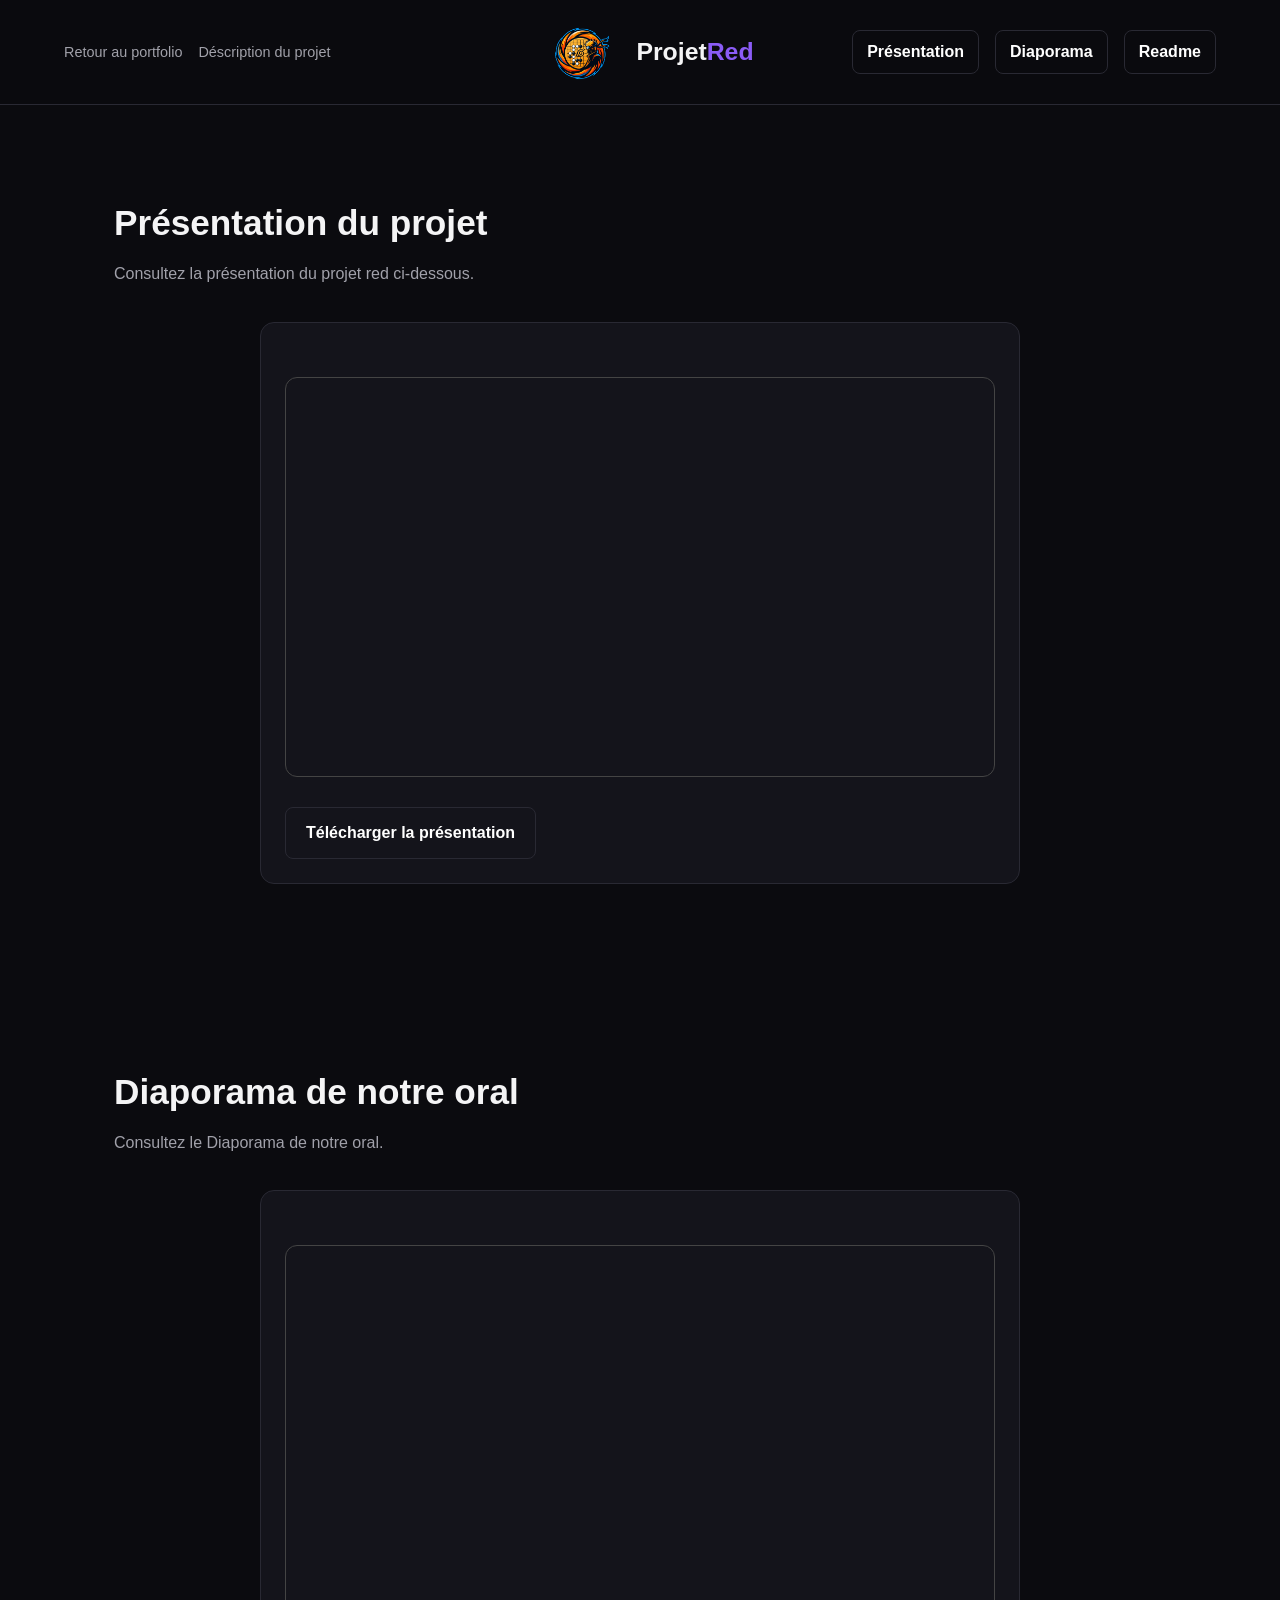
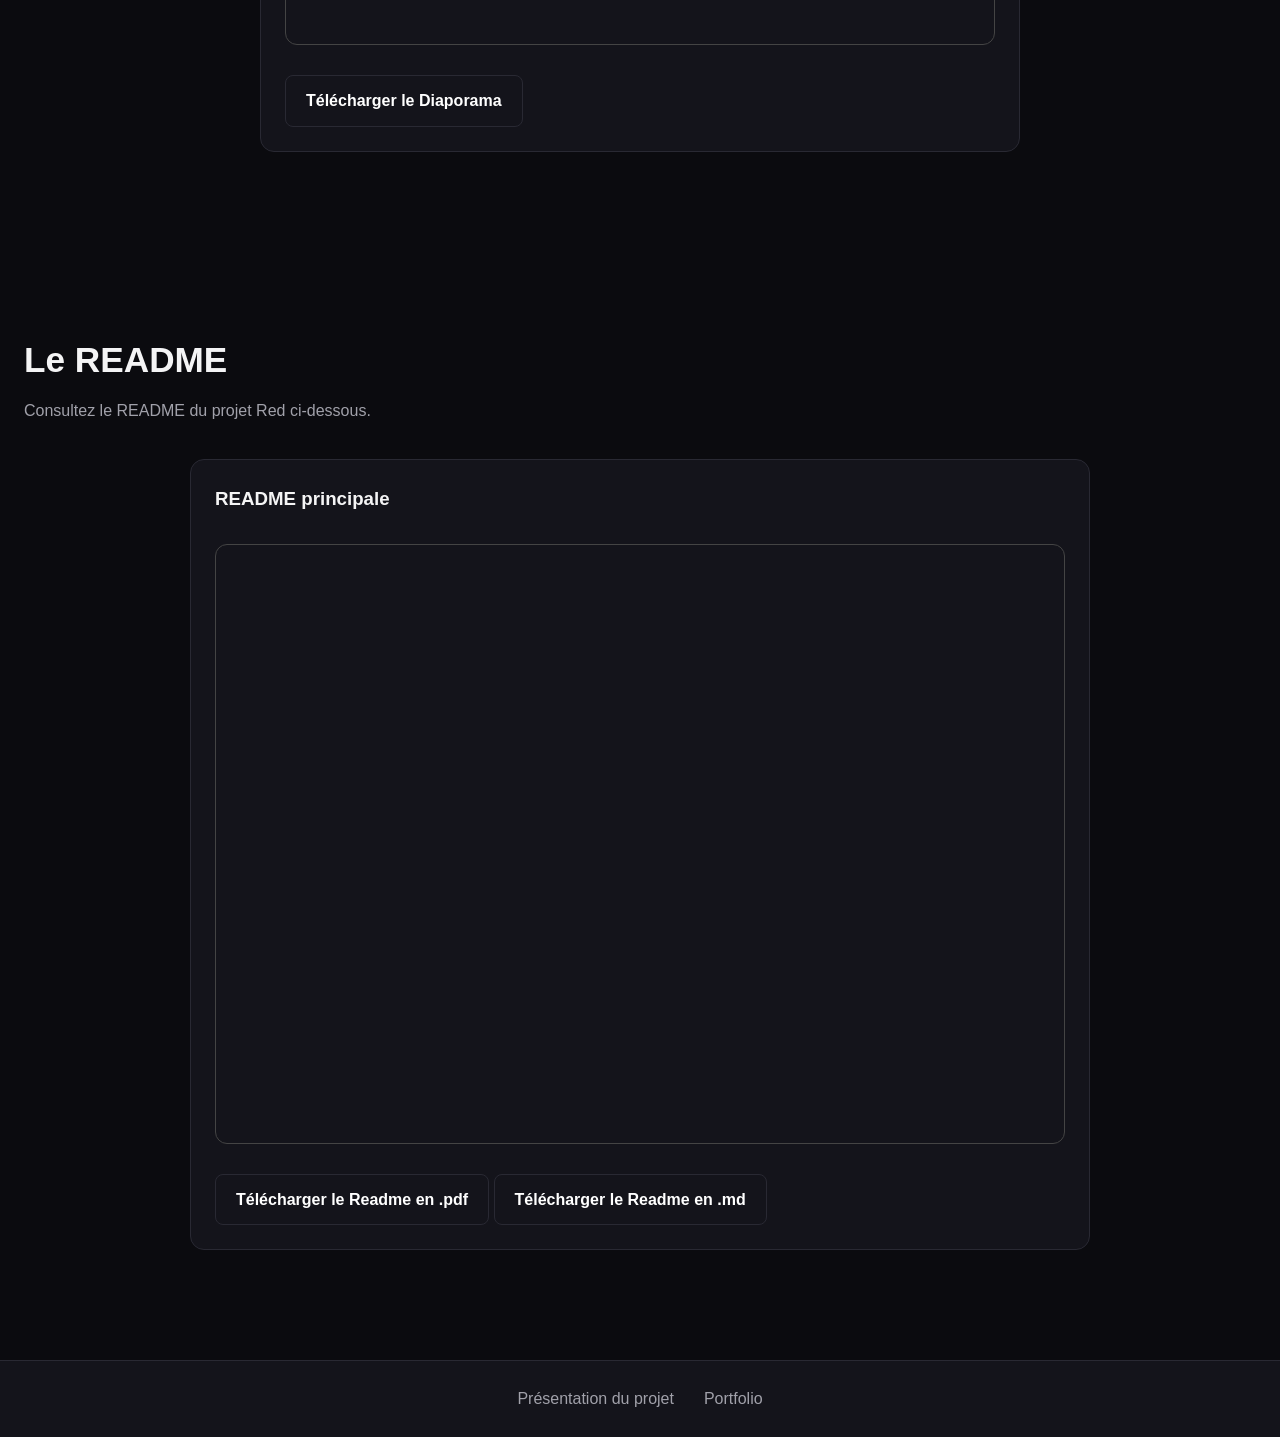
<file: projets/Red/detaille_red.html>
<!DOCTYPE html>
<html lang="fr">

<head>
    <meta charset="UTF-8">
    <meta name="viewport" content="width=device-width, initial-scale=1.0">

    <title>Détails du projet Red | Mathias Fontagne</title>

    <link rel="stylesheet" href="../../style.css">
</head>

<body class="game-body">

    <!-- En-tête -->
    <header class="reloaded-header red-header">
        <nav class="reloaded-nav" aria-label="Navigation du projet">
            <ul class="reloaded-links reloaded-return-links">
                <li><a href="../../index.html#projets">Retour au portfolio</a></li>
                <li><a href="description_red.html">Déscription du projet</a></li>
            </ul>

            <h1>
                <img class="red-header-logo" src="../../photo/logo_ninja.png" alt="Logo du projet RED">
                Projet <span>Red</span>
            </h1>

            <ul class="reloaded-links reloaded-section-links">
                <li><a class="button secondary" href="#presentation">Présentation</a></li>
                <li><a class="button secondary" href="#diaporama">Diaporama</a></li>
                <li><a class="button secondary" href="#Readme">Readme</a></li>
            </ul>
        </nav>
    </header>
    
    <!-- Espace réservé au jeu -->
    <main >
        <section id="presentation">
            <h2 class="section-title">Présentation du projet</h2>
            <p class="section-description">
                Consultez la présentation du projet red ci-dessous.
            </p>

            <div class="card pdf-card presentation-card">
                <div class="pdf-container">
                    <iframe
                        src="diverts/Projet RED-Sujet.pdf"
                        title="Présentation du projet red">
                    </iframe>
                </div>

                <a class="button secondary" href="diverts/Projet RED-Sujet.pdf" download>
                    Télécharger la présentation
                </a>
            </div>
        </section>

        <section id="diaporama">
            <h2 class="section-title">Diaporama de notre oral </h2>
            <p class="section-description">
                Consultez le Diaporama de notre oral.
            </p>

            <div class="card pdf-card presentation-card">
                <div class="pdf-container">
                    <iframe
                        src="diverts/Shinobi.pdf"
                        title="Diaporama du projet red">
                    </iframe>
                </div>

                <a class="button secondary" href="diverts/Shinobi.pdf" download>
                    Télécharger le Diaporama
                </a>
            </div>
        </section>

        <section id="Readme">
            <h2 class="section-title">Le README</h2>
            <p class="section-description">
                Consultez le README du projet Red ci-dessous.
            </p>

            <div class="pdf-grid">
                <article class="card pdf-card">
                    <h3>README principale </h3>
                    <div class="pdf-container">
                        <iframe
                            src="diverts/Shinobi_Genesis_README.pdf"
                            title="README principale">
                        </iframe>
                    </div>
                    <a class="button secondary" href="diverts/Shinobi_Genesis_README.pdf" download>
                        Télécharger le Readme en .pdf 
                    </a>
                    <a class="button secondary" href="diverts/README.md" download>
                        Télécharger le Readme en .md
                    </a>
                </article>
            </div>
        </section>
    </main>

    <!-- Pied de page -->
    <footer class="game-footer">
        <a href="description_red.html">Présentation du projet</a>
        <a href="../../index.html">Portfolio </a>
    </footer>

</body>

</html>
</file>
<file: style.css>
:root {
    --background: #0b0b0f;
    --card: #14141b;
    --text: #f4f4f5;
    --secondary: #a1a1aa;
    --accent: #8b5cf6;
    --border: #292933;
}

* {
    margin: 0;
    padding: 0;
    box-sizing: border-box;
    scroll-behavior: smooth;
}

body {
    font-family: Arial, Helvetica, sans-serif;
    background: var(--background);
    color: var(--text);
    line-height: 1.6;
}

a {
    color: inherit;
    text-decoration: none;
}

/* Barre de navigation */
header {
    position: sticky;
    top: 0;
    z-index: 10;
    background: rgba(11, 11, 15, 0.92);
    backdrop-filter: blur(12px);
    border-bottom: 1px solid var(--border);
}

nav {
    max-width: 1100px;
    margin: auto;
    padding: 18px 24px;
    display: flex;
    justify-content: space-between;
    align-items: center;
}

.logo {
    font-weight: bold;
    font-size: 1.2rem;
}

.logo span,
h1 span {
    color: var(--accent);
}

nav ul {
    display: flex;
    list-style: none;
    gap: 24px;
}

.project-nav .logo {
    white-space: nowrap;
}

.project-nav ul {
    gap: 14px;
    font-size: 0.9rem;
}

nav a:hover {
    color: var(--accent);
}

/* Sections */
section {
    max-width: 1100px;
    margin: auto;
    padding: 90px 24px;
}

section[id] {
    scroll-margin-top: 110px;
}

/* Accueil */
.hero {
    min-height: 85vh;
    display: flex;
    flex-direction: row;
    justify-content: space-between;
    align-items: center;
    gap: 50px;
}

.hero-content {
    flex: 1;
}

.hero-photo {
    flex: 0 0 380px;
    height: 450px;
    overflow: hidden;
    border-radius: 24px;
    border: 2px solid var(--accent);
    box-shadow: 0 0 35px rgba(139, 92, 246, 0.2);
}

.hero-photo img {
    width: 100%;
    height: 100%;
    object-fit: cover;
    object-position: center;
    display: block;
}

.eyebrow {
    color: var(--accent);
    font-weight: bold;
    margin-bottom: 15px;
}

h1 {
    font-size: clamp(2.8rem, 7vw, 5rem);
    line-height: 1.1;
    margin-bottom: 20px;
}

.hero p {
    max-width: 650px;
    font-size: 1.15rem;
    color: var(--secondary);
    margin-bottom: 30px;
}

/* Boutons */
.buttons {
    display: flex;
    flex-wrap: wrap;
    gap: 14px;
}

.button {
    padding: 12px 20px;
    border-radius: 8px;
    background: var(--accent);
    color: white;
    font-weight: bold;
    transition: transform 0.2s, opacity 0.2s;
    display: inline-flex;
    align-items: center;
    justify-content: center;
    gap: 8px;
}

.github-logo {
    width: 24px;
    height: 24px;
    object-fit: contain;
    vertical-align: middle;
    flex: 0 0 24px;
}

.project-button-logo {
    width: 64px;
    height: 44px;
    margin-right: 8px;
    object-fit: contain;
    vertical-align: middle;
}

.button:hover {
    transform: translateY(-3px);
    opacity: 0.85;
}

.button.secondary {
    background: transparent;
    border: 1px solid var(--border);
}

/* Titres */
.section-title {
    font-size: 2.2rem;
    margin-bottom: 10px;
}

.section-description {
    color: var(--secondary);
    margin-bottom: 35px;
}

/* Cartes */
.cards {
    display: grid;
    grid-template-columns: repeat(auto-fit, minmax(250px, 1fr));
    gap: 20px;
}

.card {
    background: var(--card);
    border: 1px solid var(--border);
    border-radius: 14px;
    padding: 24px;
    transition: border-color 0.2s, transform 0.2s;
}

.card:hover {
    border-color: var(--accent);
    transform: translateY(-4px);
}

.card h3 {
    margin-bottom: 12px;
    color: var(--text);
}

.card p,
.card li {
    color: var(--secondary);
}

.card p + p {
    margin-top: 6px;
}

.card ul {
    padding-left: 20px;
}

/* Étiquettes de compétences */
.tag-list {
    display: flex;
    flex-wrap: wrap;
    gap: 10px;
    margin-top: 16px;
}

.tag {
    background: #211a35;
    color: #c4b5fd;
    border: 1px solid #38295b;
    padding: 5px 10px;
    border-radius: 6px;
    font-size: 0.85rem;
}

/* Liens des projets */
.project-link {
    display: inline-block;
    margin-top: 18px;
    color: #c4b5fd;
    font-weight: bold;
}

.project-link:hover,
.contact-card a:hover {
    color: var(--accent);
    text-decoration: underline;
}

/* Parcours */
.timeline {
    border-left: 2px solid var(--border);
    padding-left: 25px;
    display: grid;
    gap: 25px;
}

.timeline-item {
    position: relative;
}

.timeline-item::before {
    content: "";
    position: absolute;
    left: -32px;
    top: 7px;
    width: 12px;
    height: 12px;
    border-radius: 50%;
    background: var(--accent);
}

.date {
    color: var(--accent);
    font-size: 0.9rem;
    font-weight: bold;
}

.timeline-item h3 {
    margin: 5px 0;
}

.timeline-item p {
    color: var(--secondary);
}

/* Contact */
.contact-card {
    background: var(--card);
    border: 1px solid var(--border);
    border-radius: 14px;
    padding: 28px;
}

.contact-card p {
    margin: 10px 0;
    color: var(--secondary);
}

.contact-card a {
    color: #c4b5fd;
}

.contact-buttons {
    margin-top: 22px;
}

/* Pied de page */
footer {
    text-align: center;
    padding: 30px 20px;
    color: var(--secondary);
    border-top: 1px solid var(--border);
}

/* Adaptation aux téléphones */
@media (max-width: 650px) {
    nav {
        flex-direction: column;
        gap: 12px;
    }

    nav ul {
        gap: 14px;
        flex-wrap: wrap;
        justify-content: center;
        font-size: 0.9rem;
    }

    section {
        padding: 65px 20px;
    }

    .hero {
        min-height: 75vh;
    }

    .section-title {
        font-size: 1.9rem;
    }
}


/* Adaptation aux téléphones */
@media (max-width: 750px) {
    .hero {
        flex-direction: column;
        align-items: flex-start;
        justify-content: center;
        gap: 35px;
    }

    .hero-photo {
        flex: none;
        width: 100%;
        max-width: 380px;
        height: 400px;
        align-self: center;
    }
}


/* Page détaillée d'un projet */
.project-hero {
    min-height: 65vh;
    display: flex;
    flex-direction: row;
    justify-content: center;
    align-items: center;
    gap: 50px;
}

.project-hero p {
    max-width: 750px;
}

.project-hero-photo {
    flex: 0 0 380px;
    width: 380px;
    height: 380px;
}

.project-description-logo {
    display: block;
    width: 100%;
    height: 100%;
    object-fit: cover;
}

.project-hero .buttons {
    margin-top: 10px;
}

@media (max-width: 750px) {
    .project-hero {
        flex-direction: column;
        align-items: flex-start;
    }

    .project-hero-photo {
        flex: none;
        width: 100%;
        max-width: 380px;
        align-self: center;
    }
}


/* Titre du projet */
.project-title-row {
    width: 100%;
    display: flex;
    justify-content: space-between;
    align-items: center;
    gap: 30px;
    margin-bottom: 25px;
}

.project-title-row h1 {
    margin-bottom: 0;
}

@media (max-width: 650px) {
    .project-title-row {
        align-items: flex-start;
        flex-direction: column;
        gap: 20px;
    }
}


/* Page du jeu Projet Red */

.game-body {
    min-height: 100vh;
    display: flex;
    flex-direction: column;
    margin: 0;
}

/* Titre centré en haut */
.game-header {
    width: 100%;
    padding: 20px 24px;
    box-sizing: border-box;
    display: grid;
    grid-template-columns: 1fr auto 1fr;
    align-items: center;
    gap: 20px;
    border-bottom: 1px solid var(--border);
}

.game-header h1 {
    margin: 0;
    font-size: 2.5rem;
    text-align: center;
}

.reloaded-header .reloaded-nav {
    width: 100%;
    max-width: 1200px;
    min-height: 72px;
    margin: auto;
    padding: 12px 24px;
    display: grid;
    grid-template-columns: minmax(0, 1fr) auto minmax(0, 1fr);
    gap: 20px;
}

.reloaded-header h1 {
    margin: 0;
    font-size: 1.55rem;
    white-space: nowrap;
    display: flex;
    align-items: center;
}

.red-header-logo {
    width: 110px;
    height: 80px;
    flex: 0 0 110px;
    object-fit: contain;
}

.reloaded-links {
    display: flex;
    align-items: center;
    flex-wrap: wrap;
    gap: 16px;
    list-style: none;
}

.reloaded-links a:not(.button) {
    color: var(--secondary);
    font-size: 0.9rem;
    white-space: nowrap;
    transition: color 0.2s;
}

.reloaded-links a:not(.button):hover {
    color: var(--accent);
}

.reloaded-section-links {
    justify-content: flex-end;
}

.reloaded-section-links .button {
    padding: 8px 14px;
}

.game-header nav.game-header-links,
.game-header nav.game-header-actions {
    width: auto;
    max-width: none;
    margin: 0;
    padding: 0;
}

.game-header nav ul {
    gap: 12px;
    flex-wrap: wrap;
}

.game-header-links ul {
    justify-content: flex-start;
}

.game-header-actions ul {
    justify-content: flex-end;
}

.game-body section[id] {
    scroll-margin-top: 180px;
}

@media (max-width: 900px) {
    .red-header .reloaded-nav {
        grid-template-columns: 1fr;
        justify-items: center;
        gap: 10px;
    }

    .red-header h1 {
        grid-row: 1;
    }

    .red-header .reloaded-links {
        justify-content: center;
    }
}

@media (max-width: 650px) {
    .red-header h1 .red-header-logo {
        width: 90px;
        height: 68px;
        flex-basis: 90px;
    }
}

/* Espace libre pour intégrer le jeu plus tard */
.game-content {
    flex: 1;
    min-height: 400px;
    width: 100%;
}

/* Menu de navigation en bas */
.game-footer {
    display: flex;
    justify-content: center;
    align-items: center;
    flex-wrap: wrap;
    gap: 30px;
    padding: 25px 20px;
    border-top: 1px solid var(--border);
    background: var(--card);
}

.game-footer a {
    color: var(--secondary);
    text-decoration: none;
    transition: color 0.2s;
}

.game-footer a:hover {
    color: var(--accent);
}

/* Adaptation aux téléphones */
@media (max-width: 650px) {
    .game-header {
        grid-template-columns: 1fr;
        justify-items: center;
        padding: 20px;
    }

    @media (max-width: 900px) {
        .reloaded-header .reloaded-nav {
            grid-template-columns: 1fr;
            justify-items: center;
            gap: 10px;
        }

        .reloaded-header h1 {
            grid-row: 1;
        }

        .reloaded-links,
        .reloaded-section-links {
            justify-content: center;
        }
    }

    .game-header h1 {
        grid-row: 1;
    }

    .game-header-links ul,
    .game-header-actions ul {
        justify-content: center;
    }

    .game-header h1 {
        font-size: 2rem;
    }

    .game-footer {
        flex-direction: column;
        gap: 18px;
    }
}



.pdf-container {
    width: 100%;
    max-width: 900px;
    height: 600px;
    margin: 30px auto;
    border: 1px solid #444;
    border-radius: 12px;
    overflow: hidden;
}

.pdf-container iframe {
    width: 100%;
    height: 100%;
    border: none;
}

.pdf-grid {
    display: grid;
    grid-template-columns: repeat(3, minmax(0, 1fr));
    gap: 20px;
}

#sujets,
#Readme {
    max-width: 1400px;
}

#Readme .pdf-grid {
    grid-template-columns: minmax(0, 900px);
    justify-content: center;
}

.pdf-card {
    min-width: 0;
}

.presentation-card {
    max-width: 760px;
    margin: 0 auto;
}

.pdf-card.presentation-card .pdf-container {
    height: 400px;
}

.pdf-card .pdf-container {
    height: 600px;
}

@media (max-width: 900px) {
    .pdf-grid {
        grid-template-columns: 1fr;
    }
}


.cv-image {
    display: block;
    max-width: 100%;
    width: 800px;
    height: auto;
    margin: 0 auto 20px;
}

.center {
    display: flex;
    flex-direction: column;
    align-items: center;
    padding: 20px;
}

footer {
    padding: 10px 20px;
    margin-top: 20px;
}

footer .contact-card {
    padding: 10px 15px;
}

footer p {
    margin: 5px 0;
    font-size: 14px;
}

footer img {
    width: 16px;
    height: 16px;
}

footer h2 {
    font-size: 18px;
    margin: 5px 0 10px;
}
</file>
